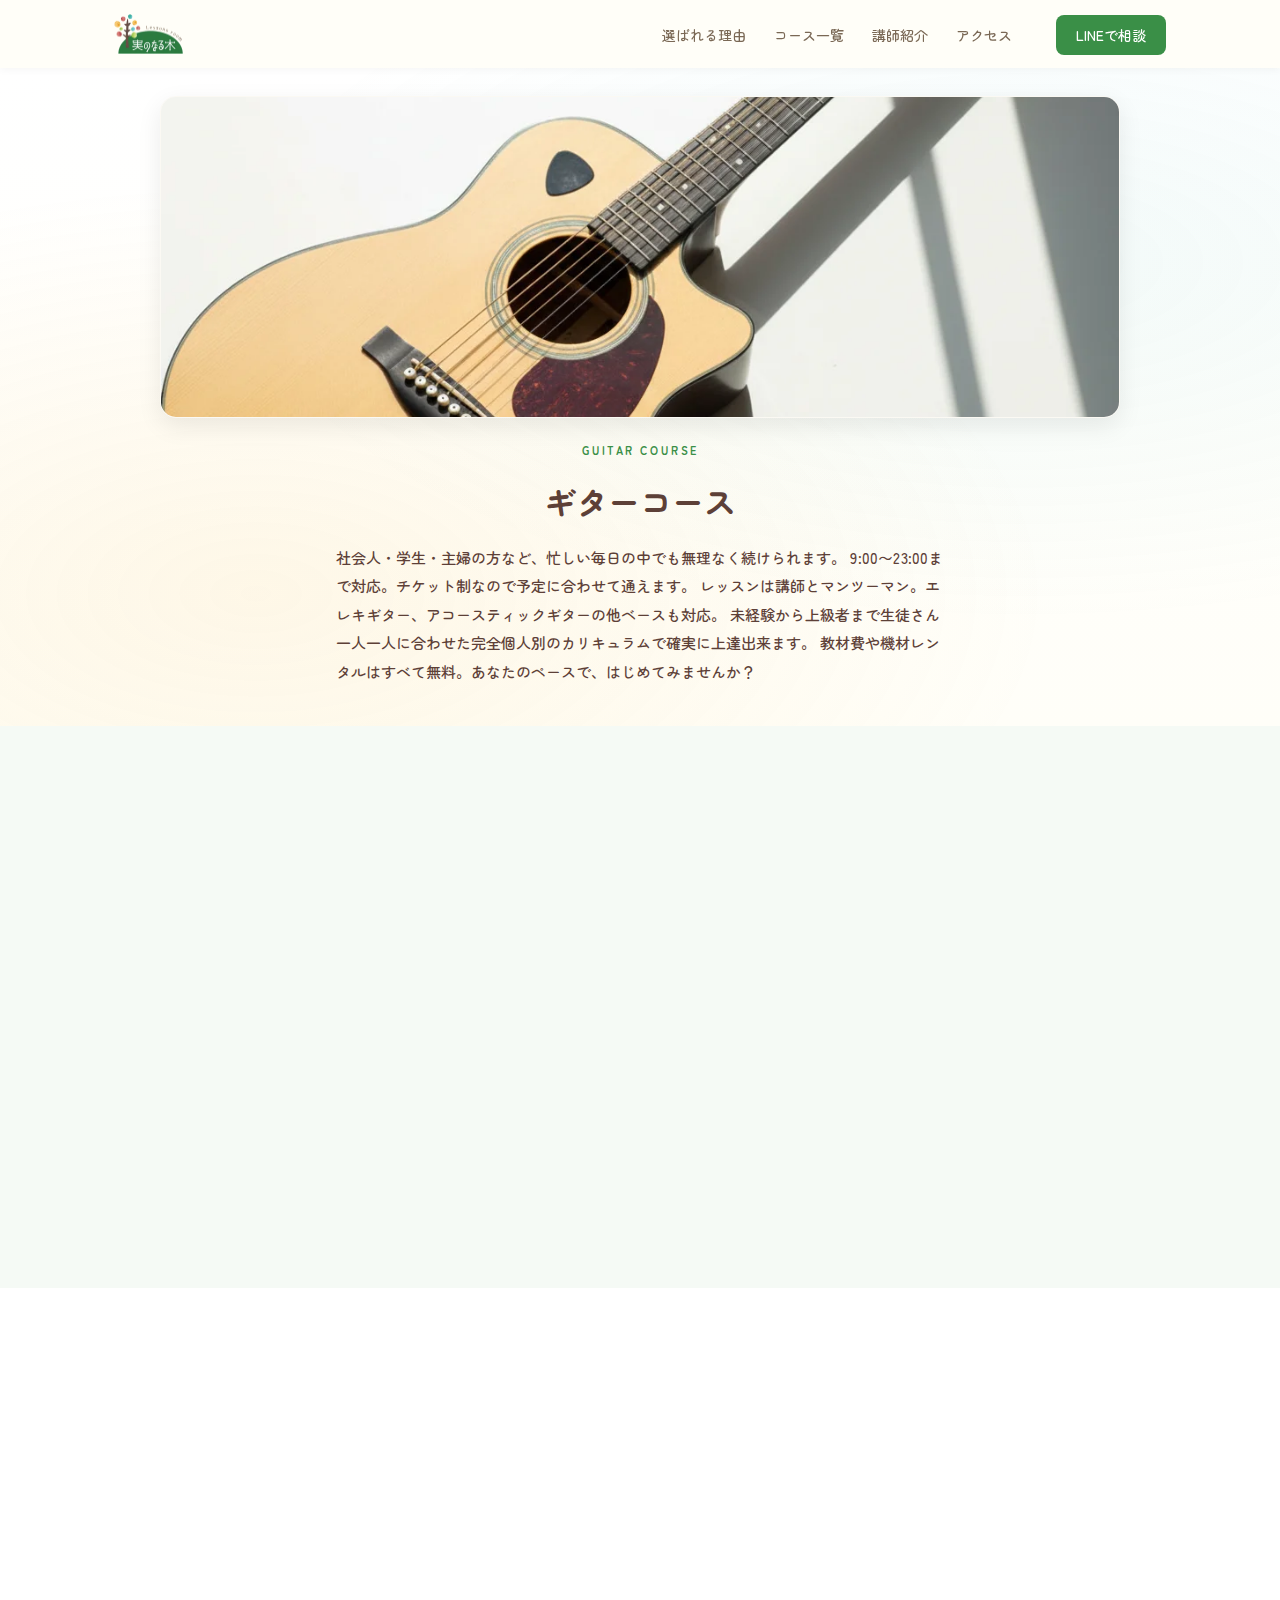
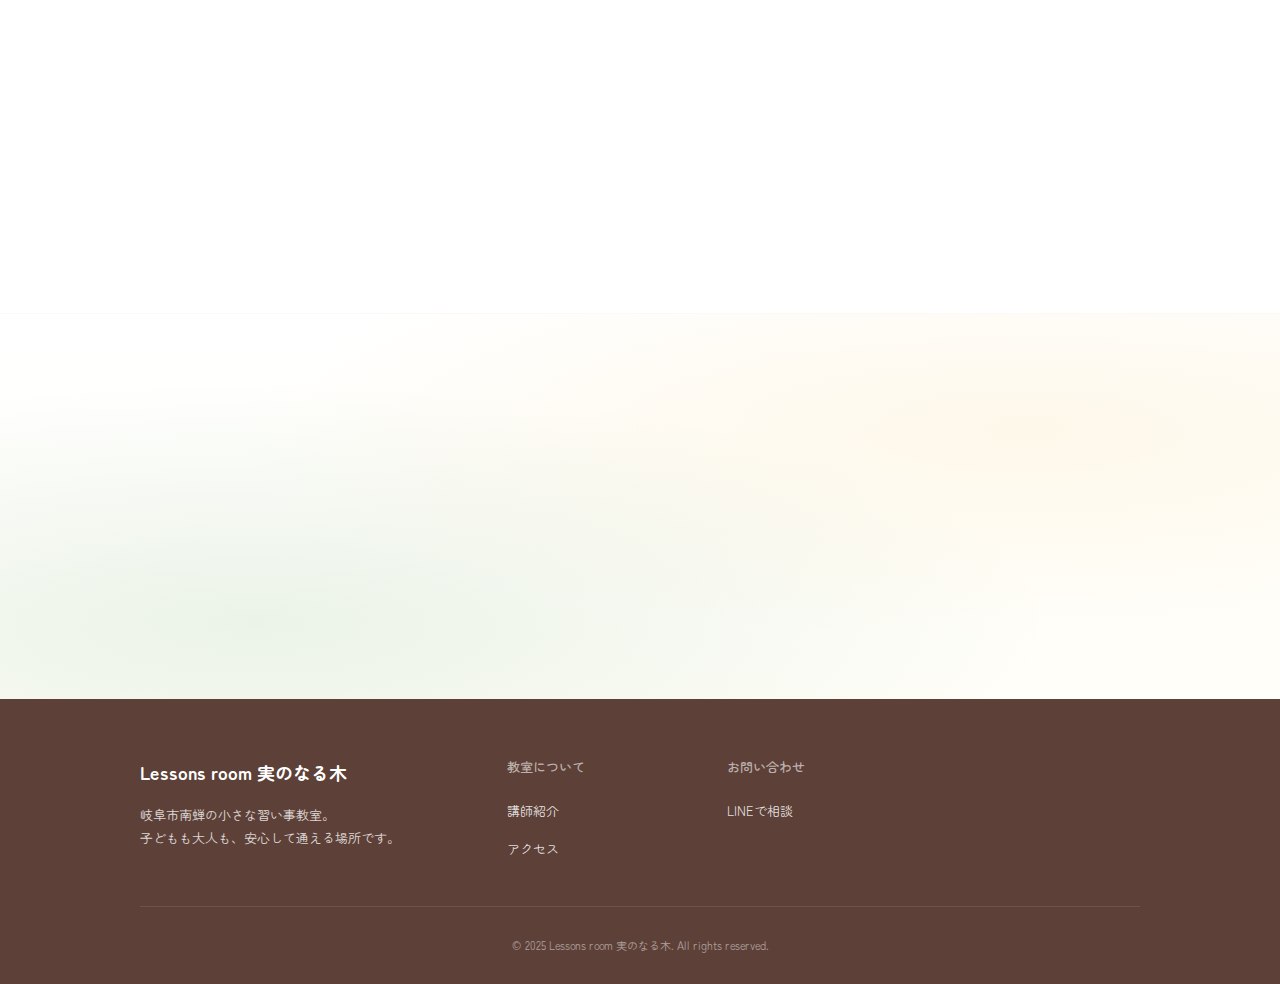
<file: guitar.html>
<!DOCTYPE html>
<html lang="ja">

<head>
  <meta charset="UTF-8" />
  <meta name="viewport" content="width=device-width, initial-scale=1.0" />
  <title>ギターコース | Lessons room 実のなる木</title>

  <!-- ===== Basic SEO ===== -->
  <meta name="description"
    content="岐阜市の習い事教室「Lessons room 実のなる木」ギターコース。9:00〜23:00対応で通いやすいチケット制。マンツーマンで未経験〜上級まで個別カリキュラム。教材費・機材レンタル無料です。">
  <meta name="robots" content="index,follow">
  <link rel="canonical" href="https://minonaruki.com/guitar.html">

  <!-- ===== OGP (SNS表示) ===== -->
  <meta property="og:site_name" content="Lessons room 実のなる木">
  <meta property="og:locale" content="ja_JP">
  <meta property="og:type" content="article">
  <meta property="og:title" content="ギターコース | Lessons room 実のなる木">
  <meta property="og:description" content="9:00〜23:00対応、チケット制で通いやすい。マンツーマンで未経験〜上級まで、一人ひとりに合わせてレッスンします。">
  <meta property="og:url" content="https://minonaruki.com/guitar.html">
  <meta property="og:image" content="https://minonaruki.com/images/ogp/ogp-home.jpg">

  <!-- ===== Twitter ===== -->
  <meta name="twitter:card" content="summary_large_image">

  <!-- ===== UI / Icon ===== -->
  <meta name="theme-color" content="#2f6b4f">

  <!-- 追加する2行 -->
  <link rel="preconnect" href="https://fonts.googleapis.com">
  <link rel="preconnect" href="https://fonts.gstatic.com" crossorigin>
  <link href="https://fonts.googleapis.com/css2?family=Zen+Maru+Gothic:wght@400;500;700&display=swap" rel="stylesheet">

  <!-- 既存の世界観（style.css）はそのまま利用：変更しない -->
  <link rel="stylesheet" href="style.css">
  <!-- コースページ専用CSS（共通） -->
  <link rel="stylesheet" href="course.css">
</head>

<body class="course-page guitar-page">

  <nav>
    <div class="nav-container">
      <a href="index.html#top" class="nav-logo" aria-label="トップへ戻る">
        <img src="logo_header.webp" alt="Lessons room 実のなる木">
      </a>

      <input type="checkbox" id="nav-toggle" class="nav-toggle" aria-label="メニューを開閉">
      <label for="nav-toggle" class="nav-burger" aria-hidden="true">
        <span></span>
        <span></span>
        <span></span>
      </label>

      <ul class="nav-menu">
        <li><a href="index.html#features">選ばれる理由</a></li>
        <li><a href="index.html#courses">コース一覧</a></li>
        <li><a href="index.html#teachers">講師紹介</a></li>
        <li><a href="index.html#access">アクセス</a></li>
        <li>
          <a class="nav-cta" href="https://lin.ee/QaF0yZy" target="_blank" rel="noopener noreferrer">
            LINEで相談
          </a>
        </li>
      </ul>

      <ul class="nav-drawer">
        <li><a href="index.html#features">選ばれる理由</a></li>
        <li><a href="index.html#courses">コース一覧</a></li>
        <li><a href="index.html#teachers">講師紹介</a></li>
        <li><a href="index.html#access">アクセス</a></li>
        <li>
          <a class="nav-cta" href="https://lin.ee/QaF0yZy" target="_blank" rel="noopener noreferrer">
            LINEで相談
          </a>
        </li>
      </ul>
    </div>
  </nav>

  <script>
    (function () {
      const toggle = document.getElementById('nav-toggle');
      const drawer = document.querySelector('.nav-drawer');
      const burger = document.querySelector('.nav-burger');

      if (!toggle || !drawer || !burger) return;

      burger.addEventListener('click', function (e) {
        e.preventDefault();
        e.stopPropagation();
        toggle.checked = !toggle.checked;
      });

      drawer.addEventListener('click', function (e) {
        const link = e.target.closest('a');
        if (!link) return;
        toggle.checked = false;
      });

      document.addEventListener('click', function (e) {
        if (!toggle.checked) return;

        const clickedInsideDrawer = drawer.contains(e.target);
        const clickedBurger = burger.contains(e.target);

        if (!clickedInsideDrawer && !clickedBurger) {
          toggle.checked = false;
        }
      });

      window.addEventListener('resize', function () {
        if (window.innerWidth > 900) {
          toggle.checked = false;
        }
      });
    })();
  </script>

  <main class="course-main">

    <!-- ヒーロー -->
    <header class="course-hero" id="top">
      <div class="course-container course-hero-inner reveal">

        <div class="course-hero-text">
          <p class="section-label">Guitar Course</p>
          <h1 class="course-hero-title">ギターコース</h1>

          <div class="course-hero-prose">
            <p>社会人・学生・主婦の方など、忙しい毎日の中でも無理なく続けられます。
              9:00〜23:00まで対応。チケット制なので予定に合わせて通えます。
              レッスンは講師とマンツーマン。エレキギター、アコースティックギターの他ベースも対応。
              未経験から上級者まで生徒さん一人一人に合わせた完全個人別のカリキュラムで確実に上達出来ます。
              教材費や機材レンタルはすべて無料。あなたのペースで、はじめてみませんか？</p>
          </div>
        </div>

        <div class="course-hero-media" aria-label="ギターコースのイメージ">
          <figure class="hero-figure">
            <img src="guitar_course.png" alt="ギターコースのイメージ" class="hero-image">
          </figure>
        </div>

      </div>
    </header>

    <!-- 料金・時間（チケット制） -->
    <section class="course-section course-section-alt" id="price">
      <div class="course-container reveal">
        <div class="course-section-header">
          <p class="section-label">Overview</p>
          <h2 class="section-title">料金・時間</h2>
        </div>

        <!-- PC/タブレット：比較テーブル -->
        <div class="course-table-wrap course-only-desktop" role="region" aria-label="料金・時間の表" tabindex="0">
          <table class="course-table">
            <thead>
              <tr>
                <th class="course-table-corner">項目</th>
                <th class="course-table-col">個人（マンツーマン）</th>
                <th class="course-table-col">ペア（2名）</th>
              </tr>
            </thead>

            <tbody>
              <tr>
                <th class="course-table-rowhead">レッスン料金</th>
                <td>
                  <div class="cell-main">チケット制：30分 2,000円</div>
                  <div class="cell-note">※月謝制ではありません。都合の良いタイミングで通えます。</div>
                </td>
                <td>
                  <div class="cell-main">チケット制：30分 3,000円</div>
                  <div class="cell-note">※ペアレッスンをご希望の方はご相談ください。</div>
                </td>
              </tr>

              <!-- ★②：ここを改善 -->
              <tr>
                <th class="course-table-rowhead">回数券</th>
                <td>
                  <div class="cell-main">回数券（8回）：15,000円</div>
                  <div class="cell-body">まとめて購入すると、1,000円お得になります</div>
                </td>
                <td>
                  <div class="cell-main">回数券（7回）：20,000円</div>
                  <div class="cell-body">まとめて購入すると、1,000円お得になります</div>
                </td>
              </tr>

              <tr>
                <th class="course-table-rowhead">レッスン時間</th>
                <td>
                  <div class="cell-main">9:00〜23:00</div>
                  <div class="cell-note">※ご都合に合わせて時間を調整できます。詳細はお問い合わせください。</div>
                </td>
                <td>
                  <div class="cell-main">9:00〜23:00</div>
                  <div class="cell-note">※ご都合に合わせて時間を調整できます。詳細はお問い合わせください。</div>
                </td>
              </tr>
            </tbody>
          </table>
        </div>

        <!-- スマホ：縦カード（個人 / ペア） -->
        <div class="course-overview-mobile course-only-mobile" aria-label="料金・時間（スマホ表示）">

          <article class="overview-card">
            <h3 class="overview-title">個人（マンツーマン）</h3>
            <dl class="overview-dl">
              <div class="overview-row">
                <dt>レッスン料金</dt>
                <dd>
                  <div class="cell-main">チケット制：30分 2,000円</div>
                  <div class="cell-note">※月謝制ではありません。都合の良いタイミングで通えます。</div>
                </dd>
              </div>

              <!-- ★②：ここを改善 -->
              <div class="overview-row">
                <dt>回数券</dt>
                <dd>
                  <div class="cell-main">回数券（8回）：15,000円</div>
                  <div class="cell-body">まとめて購入すると、1,000円お得になります</div>
                </dd>
              </div>

              <div class="overview-row">
                <dt>レッスン時間</dt>
                <dd>
                  <div class="cell-main">9:00〜23:00</div>
                  <div class="cell-note">※ご都合に合わせて時間を調整できます。詳細はお問い合わせください。</div>
                </dd>
              </div>
            </dl>
          </article>

          <article class="overview-card">
            <h3 class="overview-title">ペア（2名）</h3>
            <dl class="overview-dl">
              <div class="overview-row">
                <dt>レッスン料金</dt>
                <dd>
                  <div class="cell-main">チケット制：30分 3,000円</div>
                  <div class="cell-note">※ペアレッスンをご希望の方はご相談ください。</div>
                </dd>
              </div>

              <!-- ★②：ここを改善 -->
              <div class="overview-row">
                <dt>回数券</dt>
                <dd>
                  <div class="cell-main">回数券（7回）：20,000円</div>
                  <div class="cell-body">まとめて購入すると、1,000円お得になります</div>
                </dd>
              </div>

              <div class="overview-row">
                <dt>レッスン時間</dt>
                <dd>
                  <div class="cell-main">9:00〜23:00</div>
                  <div class="cell-note">※ご都合に合わせて時間を調整できます。詳細はお問い合わせください。</div>
                </dd>
              </div>
            </dl>
          </article>

        </div>
      </div>
    </section>

    <!-- 相場比較表 -->
    <section class="course-section" id="compare">
      <div class="course-container reveal">
        <div class="course-section-header">
          <p class="section-label">Comparison</p>
          <h2 class="section-title">他教室との相場比較</h2>
        </div>

        <!-- ★ 外枠（フェード固定用） -->
        <div class="course-table-frame">
          <!-- ★ 内側（横スクロール担当） -->
          <div class="course-table-wrap" role="region" aria-label="他教室との相場比較表（横にスクロールできます）" tabindex="0">
            <table class="course-table course-table--compare">
              <thead>
                <tr>
                  <th class="course-table-corner">項目</th>
                  <th class="course-table-col">当教室</th>
                  <th class="course-table-col">他教室相場</th>
                </tr>
              </thead>
              <tbody>
                <tr>
                  <th class="course-table-rowhead">初期費用 (入会金等)</th>
                  <td>
                    <div class="cell-main">0円 (一切かかりません)</div>
                  </td>
                  <td>
                    <div class="cell-main">別途必要 (数千円〜)</div>
                  </td>
                </tr>
                <tr>
                  <th class="course-table-rowhead">レッスン料 (30分)</th>
                  <td>
                    <div class="cell-main">2,000円</div>
                  </td>
                  <td>
                    <div class="cell-main">2,500円〜4,000円</div>
                  </td>
                </tr>
                <tr>
                  <th class="course-table-rowhead">月謝の縛り</th>
                  <td>
                    <div class="cell-main">なし (都度払いで安心)</div>
                  </td>
                  <td>
                    <div class="cell-main">あり (毎月固定)</div>
                  </td>
                </tr>
                <tr>
                  <th class="course-table-rowhead">教材費</th>
                  <td>
                    <div class="cell-main">すべて無料</div>
                  </td>
                  <td>
                    <div class="cell-main">別途必要 (数千円〜)</div>
                  </td>
                </tr>
                <tr>
                  <th class="course-table-rowhead">振替の可否</th>
                  <td>
                    <div class="cell-main">◯ 柔軟に対応</div>
                  </td>
                  <td>
                    <div class="cell-main">△ 不可・制限あり</div>
                  </td>
                </tr>
                <tr>
                  <th class="course-table-rowhead">機材レンタル</th>
                  <td>
                    <div class="cell-main">◯ 無料</div>
                  </td>
                  <td>
                    <div class="cell-main">△ 有料レンタル</div>
                  </td>
                </tr>
              </tbody>
            </table>
          </div>
        </div>

        <p class="compare-note">
          ※上記は一般的な傾向です。詳細は教室や地域により異なる場合があります。
        </p>
      </div>
    </section>


    <!-- 下部CTA（ピアノと完全同型で流用） -->
    <section class="course-cta">
      <div class="course-container course-cta-inner reveal">
        <div class="course-cta-text">
          <p class="section-label">TRIAL</p>
          <h2 class="course-cta-title">
            まずはLINEで<br>
            相談してみませんか？</h2>
          <p class="course-cta-lead">
            無料体験レッスンのことや<br>
            お子さま・大人の通い方など、<br>
            気になることがあれば<br>
            何でもご相談ください。
          </p>
        </div>
        <div class="course-cta-actions">
          <a class="btn-primary" href="https://lin.ee/QaF0yZy" target="_blank" rel="noopener noreferrer">
            LINEで相談
          </a>
          <a href="index.html#courses" class="btn-secondary">コース一覧に戻る</a>
        </div>
      </div>
    </section>

  </main>

  <footer>
    <div class="footer-inner">
      <div class="footer-main">

        <div class="footer-brand">
          <h3>Lessons room 実のなる木</h3>
          <p>
            岐阜市南蝉の小さな習い事教室。<br>
            子どもも大人も、安心して通える場所です。
          </p>
        </div>

        <div class="footer-links">
          <div>
            <h4>教室について</h4>
            <ul>
              <li><a href="index.html#teachers">講師紹介</a></li>
              <li><a href="index.html#access">アクセス</a></li>
            </ul>
          </div>

          <div>
            <h4>お問い合わせ</h4>
            <ul>
              <li>
                <a href="https://lin.ee/QaF0yZy" target="_blank" rel="noopener noreferrer">
                  LINEで相談
                </a>
              </li>
            </ul>
          </div>
        </div>

      </div>

      <div class="footer-bottom">
        <p class="copyright">
          © 2025 Lessons room 実のなる木. All rights reserved.
        </p>
      </div>
    </div>
  </footer>

  <script src="reveal.js" defer></script>




  <script>
    (function () {
      const frame = document.querySelector("#compare .course-table-frame");
      const wrap = document.querySelector("#compare .course-table-frame .course-table-wrap");
      if (!frame || !wrap) return;

      function updateFade() {
        // “右端まで到達”判定（誤差吸収で +1）
        const atEnd = wrap.scrollLeft + wrap.clientWidth >= wrap.scrollWidth - 1;

        if (atEnd) {
          frame.classList.add("is-scroll-end");
        } else {
          frame.classList.remove("is-scroll-end");
        }
      }

      // 初期状態（読み込み直後）
      updateFade();

      // スクロール中に更新
      wrap.addEventListener("scroll", updateFade, { passive: true });

      // 画面回転・リサイズでも再判定
      window.addEventListener("resize", updateFade);
    })();
  </script>


</body>

</html>
</file>
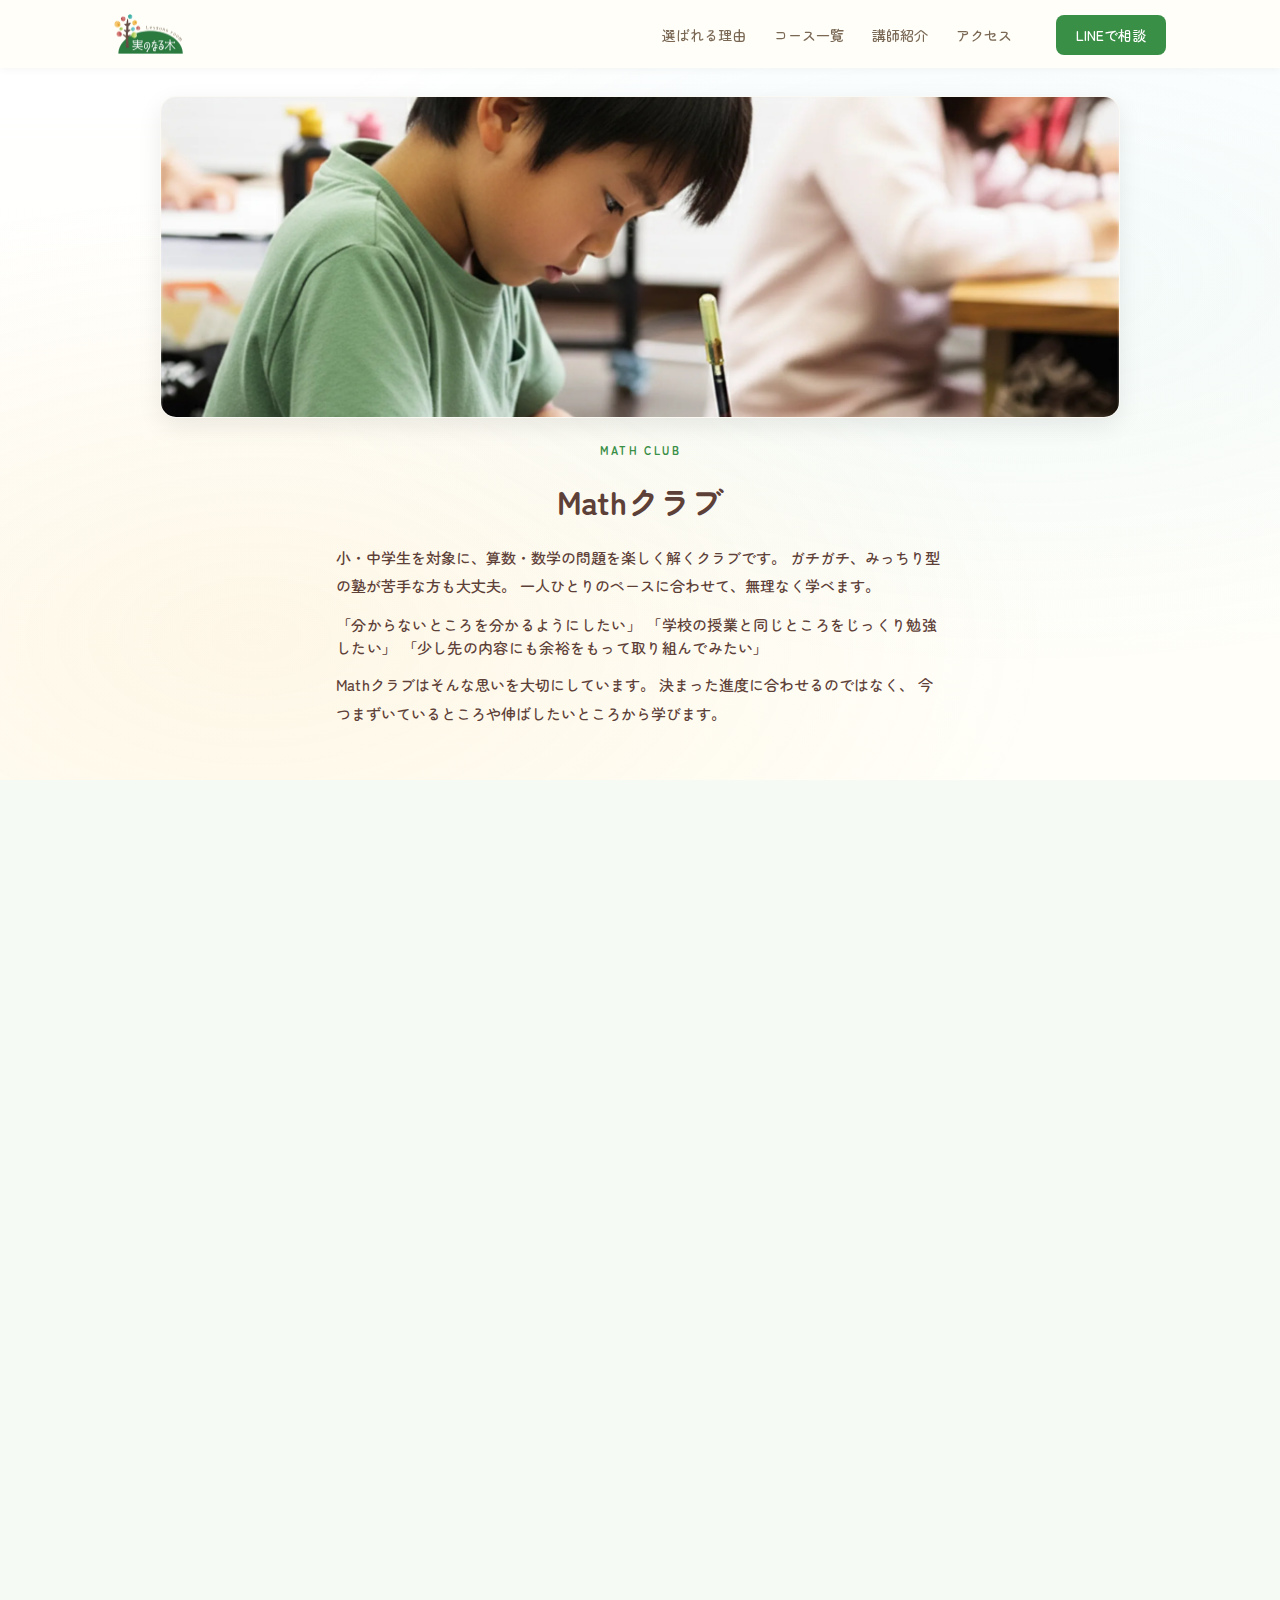
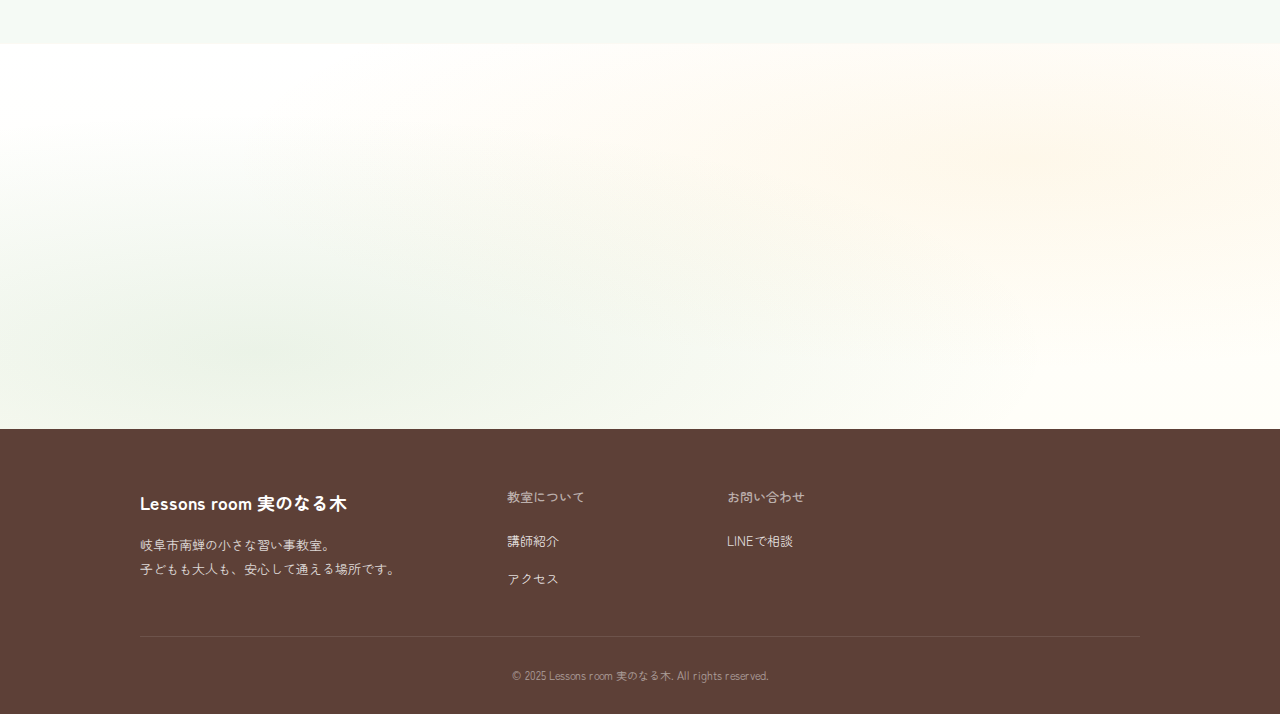
<file: math.html>
<!DOCTYPE html>
<html lang="ja">

<head>
  <meta charset="UTF-8" />
  <meta name="viewport" content="width=device-width, initial-scale=1.0" />
  <title>Mathクラブ | Lessons room 実のなる木</title>

  <!-- ===== Basic SEO ===== -->
  <meta name="description"
    content="岐阜市の習い事教室「Lessons room 実のなる木」Mathクラブ。小・中学生対象。ガチガチな塾が苦手でも大丈夫。つまずいている所や伸ばしたい所から、一人ひとりの理解に合わせて丁寧にサポートします。">
  <meta name="robots" content="index,follow">
  <link rel="canonical" href="https://minonaruki.com/math.html">

  <!-- ===== OGP (SNS表示) ===== -->
  <meta property="og:site_name" content="Lessons room 実のなる木">
  <meta property="og:locale" content="ja_JP">
  <meta property="og:type" content="article">
  <meta property="og:title" content="Mathクラブ | Lessons room 実のなる木">
  <meta property="og:description" content="小・中学生対象。つまずきや苦手をそのままにせず、一人ひとりの理解に合わせて楽しく学べます。">
  <meta property="og:url" content="https://minonaruki.com/math.html">
  <meta property="og:image" content="https://minonaruki.com/images/ogp/ogp-home.jpg">

  <!-- ===== Twitter ===== -->
  <meta name="twitter:card" content="summary_large_image">

  <!-- ===== UI / Icon ===== -->
  <meta name="theme-color" content="#2f6b4f">
  <!-- 追加する2行 -->
  <link rel="preconnect" href="https://fonts.googleapis.com">
  <link rel="preconnect" href="https://fonts.gstatic.com" crossorigin>
  <link href="https://fonts.googleapis.com/css2?family=Zen+Maru+Gothic:wght@400;500;700&display=swap" rel="stylesheet">

  <!-- 既存の世界観（style.css）はそのまま利用：変更しない -->
  <link rel="stylesheet" href="style.css">
  <!-- コースページ専用CSS（共通） -->
  <link rel="stylesheet" href="course.css">
</head>

<body class="course-page math-page">

  <nav>
    <div class="nav-container">
      <a href="index.html#top" class="nav-logo" aria-label="トップへ戻る">
        <img src="logo_header.webp" alt="Lessons room 実のなる木">
      </a>

      <input type="checkbox" id="nav-toggle" class="nav-toggle" aria-label="メニューを開閉">
      <label for="nav-toggle" class="nav-burger" aria-hidden="true">
        <span></span>
        <span></span>
        <span></span>
      </label>

      <ul class="nav-menu">
        <li><a href="index.html#features">選ばれる理由</a></li>
        <li><a href="index.html#courses">コース一覧</a></li>
        <li><a href="index.html#teachers">講師紹介</a></li>
        <li><a href="index.html#access">アクセス</a></li>
        <li>
          <a class="nav-cta" href="https://lin.ee/QaF0yZy" target="_blank" rel="noopener noreferrer">
            LINEで相談
          </a>
        </li>
      </ul>

      <ul class="nav-drawer">
        <li><a href="index.html#features">選ばれる理由</a></li>
        <li><a href="index.html#courses">コース一覧</a></li>
        <li><a href="index.html#teachers">講師紹介</a></li>
        <li><a href="index.html#access">アクセス</a></li>
        <li>
          <a class="nav-cta" href="https://lin.ee/QaF0yZy" target="_blank" rel="noopener noreferrer">
            LINEで相談
          </a>
        </li>
      </ul>
    </div>
  </nav>

  <script>
    (function () {
      const toggle = document.getElementById('nav-toggle');
      const drawer = document.querySelector('.nav-drawer');
      const burger = document.querySelector('.nav-burger');

      if (!toggle || !drawer || !burger) return;

      burger.addEventListener('click', function (e) {
        e.preventDefault();
        e.stopPropagation();
        toggle.checked = !toggle.checked;
      });

      drawer.addEventListener('click', function (e) {
        const link = e.target.closest('a');
        if (!link) return;
        toggle.checked = false;
      });

      document.addEventListener('click', function (e) {
        if (!toggle.checked) return;

        const clickedInsideDrawer = drawer.contains(e.target);
        const clickedBurger = burger.contains(e.target);

        if (!clickedInsideDrawer && !clickedBurger) {
          toggle.checked = false;
        }
      });

      window.addEventListener('resize', function () {
        if (window.innerWidth > 900) {
          toggle.checked = false;
        }
      });
    })();
  </script>

  <main class="course-main">

    <!-- ヒーロー -->
    <header class="course-hero" id="top">
      <div class="course-container course-hero-inner reveal">

        <div class="course-hero-media" aria-label="Mathクラブのイメージ">
          <figure class="hero-figure">
            <img src="math_course.webp" alt="Mathクラブのイメージ" class="hero-image">
          </figure>
        </div>

        <div class="course-hero-text">
          <p class="section-label">Math Club</p>
          <h1 class="course-hero-title">Mathクラブ</h1>

          <div class="course-hero-prose">
            <p class="math-lead">
              小・中学生を対象に、算数・数学の問題を楽しく解くクラブです。<br>
              ガチガチ、みっちり型の塾が苦手な方も大丈夫。<br>
              一人ひとりのペースに合わせて、無理なく学べます。
            </p>

            <p class="math-thoughts">
              「分からないところを分かるようにしたい」<br>
              「学校の授業と同じところをじっくり勉強したい」<br>
              「少し先の内容にも余裕をもって取り組んでみたい」
            </p>

            <p>
              Mathクラブはそんな思いを大切にしています。<br>
              決まった進度に合わせるのではなく、<br>
              今つまずいているところや伸ばしたいところから学びます。
            </p>
          </div>
        </div>
      </div>
    </header>

    <!-- 料金・時間 -->
    <section class="course-section course-section-alt" id="price">
      <div class="course-container reveal">
        <div class="course-section-header">
          <p class="section-label">Overview</p>
          <h2 class="section-title">料金・時間</h2>
        </div>

        <!-- PC：2列テーブル（項目 / 内容） -->
        <div class="course-table-wrap course-only-desktop" role="region" aria-label="料金・時間の表" tabindex="0">
          <table class="course-table course-table--two-col">
            <thead>
              <tr>
                <th class="course-table-corner">項目</th>
                <th>内容</th>
              </tr>
            </thead>

            <tbody>
              <tr>
                <th class="course-table-rowhead">対象</th>
                <td>
                  <div class="cell-main">小学生・中学生</div>
                </td>
              </tr>

              <tr>
                <th class="course-table-rowhead">活動日</th>
                <td>
                  <div class="cell-main">（月）〜（木）19:00〜 ／ （水）15:30〜</div>
                </td>
              </tr>

              <tr>
                <th class="course-table-rowhead">料金</th>
                <td>
                  <div class="cell-main">チケット制（学習時間に応じて選べます）</div>
                  <div class="cell-body">
                    ※チケットを10枚まとめてご購入いただくと、1枚おまけでついてきます。
                  </div>

                  <div class="math-ticket-grid" aria-label="チケット料金">
                    <div class="math-ticket-item"><span>30分</span><span>600円</span></div>
                    <div class="math-ticket-item"><span>40分</span><span>700円</span></div>
                    <div class="math-ticket-item"><span>50分</span><span>800円</span></div>
                    <div class="math-ticket-item"><span>60分</span><span>900円</span></div>
                    <div class="math-ticket-item"><span>70分</span><span>1,000円</span></div>
                  </div>

                  <div class="cell-note">※通常は少人数制でレッスンを行っています。</div>
                  <div class="cell-note">※マンツーマンをご希望の場合は、チケットを2枚使用します。</div>
                </td>
              </tr>

              <tr>
                <th class="course-table-rowhead">学習内容</th>
                <td>
                  <div class="cell-main">プリント教材＋学校教材の質問対応</div>
                  <div class="cell-body">
                    一人ひとりの要望に応えるプリント教材を使用します。<br>
                    学校教材・プリントの質問にも対応します。
                  </div>
                </td>
              </tr>

            </tbody>
          </table>
        </div>

        <!-- スマホ：縦カード（項目列デザイン維持） -->
        <div class="course-overview-mobile course-only-mobile" aria-label="料金・時間（スマホ表示）">
          <article class="overview-card">
            <h3 class="overview-title">Mathクラブ</h3>
            <dl class="overview-dl">
              <div class="overview-row">
                <dt>対象</dt>
                <dd>
                  <div class="cell-main">小学生・中学生</div>
                </dd>
              </div>

              <div class="overview-row">
                <dt>活動日</dt>
                <dd>
                  <div class="cell-main">（月）〜（木）19:00〜 ／ （水）15:30〜</div>
                </dd>
              </div>

              <div class="overview-row">
                <dt>料金</dt>
                <dd>
                  <div class="cell-main">チケット制（学習時間に応じて選べます）</div>
                  <div class="cell-body">
                    ※チケットを10枚まとめてご購入いただくと、1枚おまけでついてきます。
                  </div>

                  <div class="math-ticket-grid" aria-label="チケット料金">
                    <div class="math-ticket-item"><span>30分</span><span>600円</span></div>
                    <div class="math-ticket-item"><span>40分</span><span>700円</span></div>
                    <div class="math-ticket-item"><span>50分</span><span>800円</span></div>
                    <div class="math-ticket-item"><span>60分</span><span>900円</span></div>
                    <div class="math-ticket-item"><span>70分</span><span>1,000円</span></div>
                  </div>

                  <div class="cell-note">※通常は少人数制でレッスンを行っています。</div>
                  <div class="cell-note">※マンツーマンをご希望の場合は、チケットを2枚使用します。</div>
                </dd>
              </div>

              <div class="overview-row">
                <dt>学習内容</dt>
                <dd>
                  <div class="cell-main">プリント教材＋学校教材の質問対応</div>
                  <div class="cell-body">
                    一人ひとりの要望に応えるプリント教材を使用します。<br>
                    学校教材・プリントの質問にも対応します。
                  </div>
                </dd>
              </div>
            </dl>
          </article>
        </div>

      </div>
    </section>

    <!-- 下部CTA（共通流用） -->
    <section class="course-cta">
      <div class="course-container course-cta-inner reveal">
        <div class="course-cta-text">
          <p class="section-label">TRIAL</p>
          <h2 class="course-cta-title">まずはLINEで<br>相談してみませんか？</h2>
          <p class="course-cta-lead">
            無料体験レッスンのことや<br>
            お子さま・大人の通い方など、<br>
            気になることがあれば<br>
            何でもご相談ください。
          </p>
        </div>
        <div class="course-cta-actions">
          <a class="btn-primary" href="https://lin.ee/QaF0yZy" target="_blank" rel="noopener noreferrer">
            LINEで相談
          </a>
          <a href="index.html#courses" class="btn-secondary">コース一覧に戻る</a>
        </div>
      </div>
    </section>

  </main>

  <footer>
    <div class="footer-inner">
      <div class="footer-main">

        <div class="footer-brand">
          <h3>Lessons room 実のなる木</h3>
          <p>
            岐阜市南蝉の小さな習い事教室。<br>
            子どもも大人も、安心して通える場所です。
          </p>
        </div>

        <div class="footer-links">
          <div>
            <h4>教室について</h4>
            <ul>
              <li><a href="index.html#teachers">講師紹介</a></li>
              <li><a href="index.html#access">アクセス</a></li>
            </ul>
          </div>

          <div>
            <h4>お問い合わせ</h4>
            <ul>
              <li>
                <a href="https://lin.ee/QaF0yZy" target="_blank" rel="noopener noreferrer">
                  LINEで相談
                </a>
              </li>
            </ul>
          </div>
        </div>

      </div>

      <div class="footer-bottom">
        <p class="copyright">
          © 2025 Lessons room 実のなる木. All rights reserved.
        </p>
      </div>
    </div>
  </footer>
  <script src="reveal.js" defer></script>
</body>

</html>
</file>
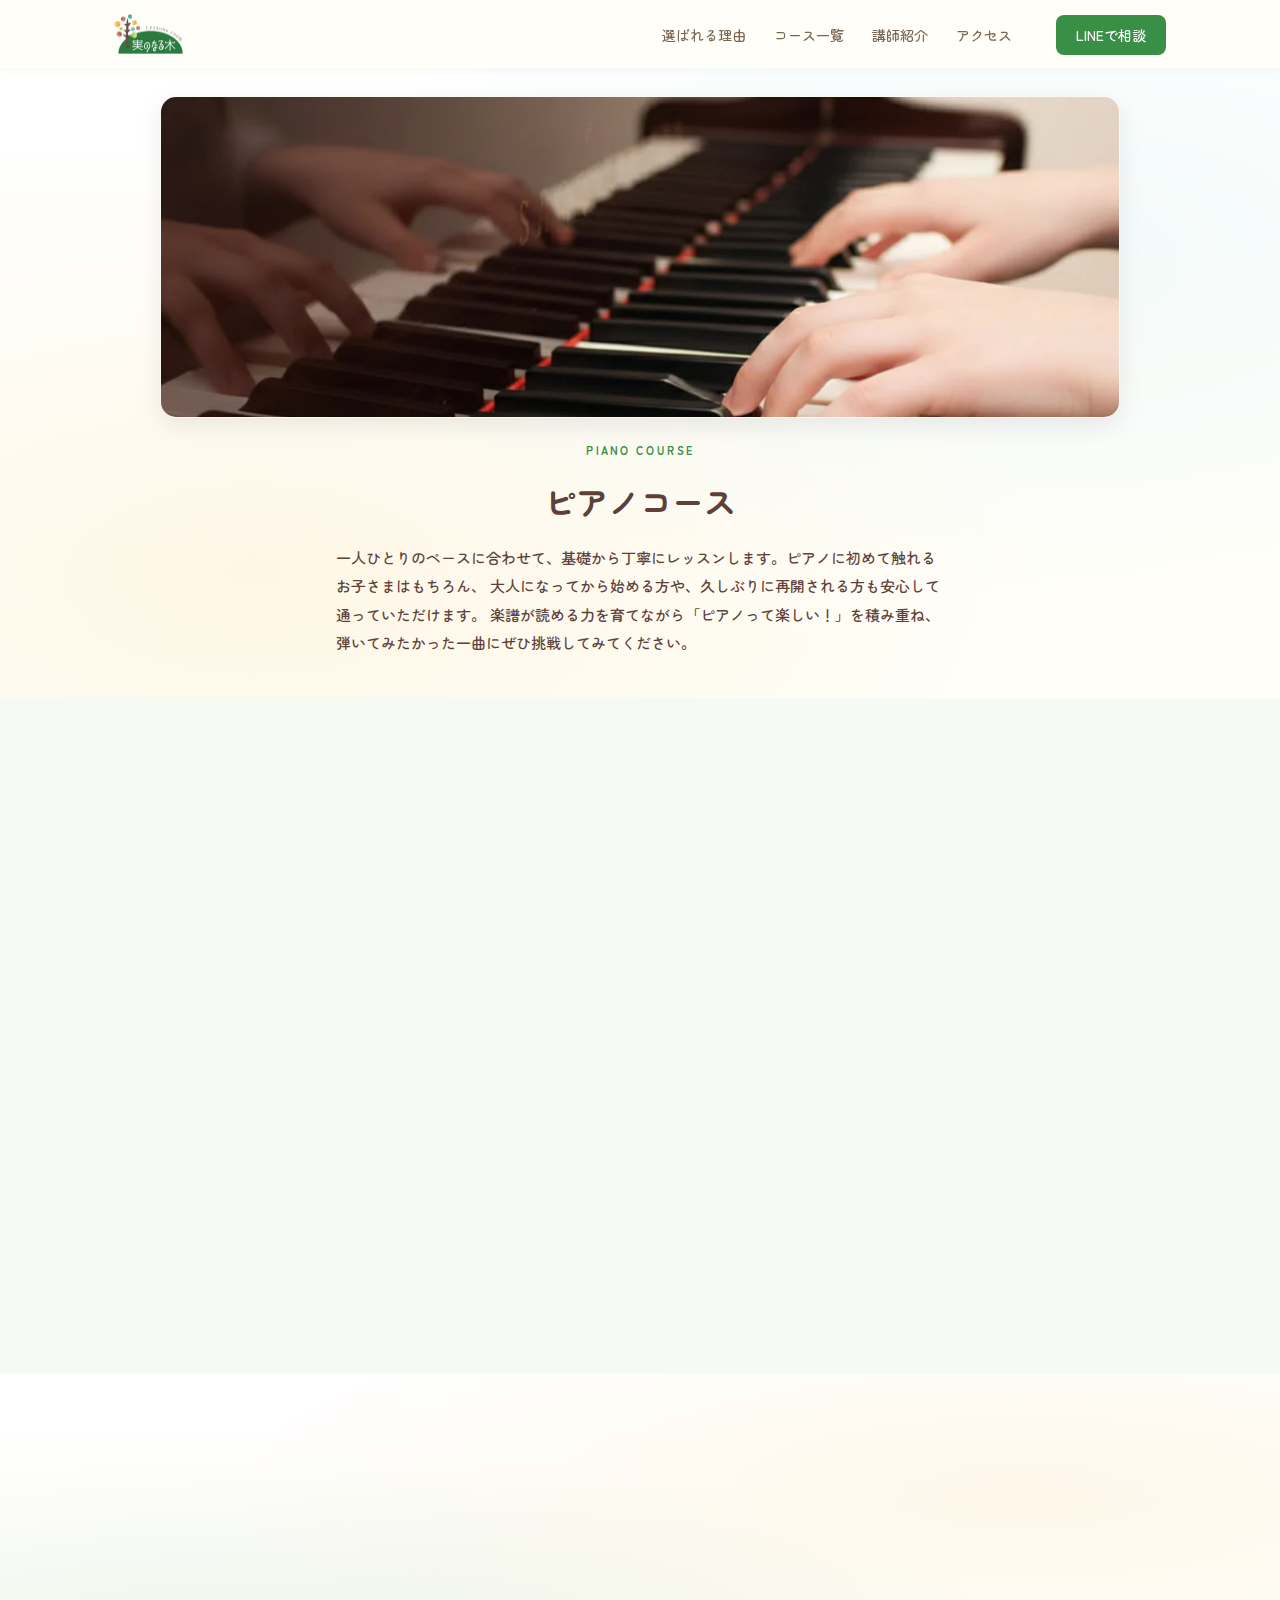
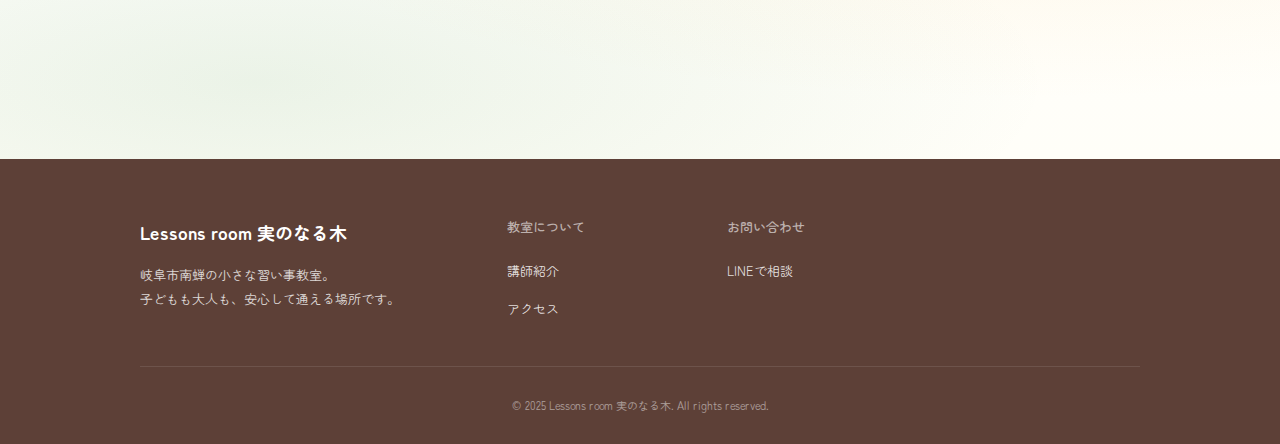
<file: piano.html>
<!DOCTYPE html>
<html lang="ja">

<head>
  <meta charset="UTF-8" />
  <meta name="viewport" content="width=device-width, initial-scale=1.0" />
  <title>ピアノコース | Lessons room 実のなる木</title>

  <!-- ===== Basic SEO ===== -->
  <meta name="description"
    content="岐阜市の習い事教室「Lessons room 実のなる木」ピアノコース。はじめてピアノに触れるお子さまから、大人の初心者・久しぶりに再開される方まで。一人ひとりのペースに合わせて基礎から丁寧にレッスンします。">
  <meta name="robots" content="index,follow">
  <link rel="canonical" href="https://minonaruki.com/piano.html">

  <!-- ===== OGP (SNS表示) ===== -->
  <meta property="og:site_name" content="Lessons room 実のなる木">
  <meta property="og:locale" content="ja_JP">
  <meta property="og:type" content="article">
  <meta property="og:title" content="ピアノコース | Lessons room 実のなる木">
  <meta property="og:description" content="子どもも大人も、一人ひとりのペースで基礎から丁寧に。ピアノを「楽しい」と感じる時間を大切にしています。">
  <meta property="og:url" content="https://minonaruki.com/piano.html">
  <meta property="og:image" content="https://minonaruki.com/images/ogp/ogp-home.jpg">

  <!-- ===== Twitter ===== -->
  <meta name="twitter:card" content="summary_large_image">

  <!-- ===== UI / Icon ===== -->
  <meta name="theme-color" content="#2f6b4f">

  <!-- 追加する2行 -->
  <link rel="preconnect" href="https://fonts.googleapis.com">
  <link rel="preconnect" href="https://fonts.gstatic.com" crossorigin>
  <link href="https://fonts.googleapis.com/css2?family=Zen+Maru+Gothic:wght@400;500;700&display=swap" rel="stylesheet">

  <!-- 既存の世界観（style.css）はそのまま利用：変更しない -->
  <link rel="stylesheet" href="style.css">

  <!-- コースページ専用CSS：追加・上書きはここだけ -->
  <link rel="stylesheet" href="course.css">
</head>


<body class="course-page">

  <nav>
    <div class="nav-container">
      <a href="index.html#top" class="nav-logo" aria-label="トップへ戻る">
        <img src="logo_header.webp" alt="Lessons room 実のなる木">
      </a>

      <input type="checkbox" id="nav-toggle" class="nav-toggle" aria-label="メニューを開閉">
      <label for="nav-toggle" class="nav-burger" aria-hidden="true">
        <span></span>
        <span></span>
        <span></span>
      </label>

      <ul class="nav-menu">
        <li><a href="index.html#features">選ばれる理由</a></li>
        <li><a href="index.html#courses">コース一覧</a></li>
        <li><a href="index.html#teachers">講師紹介</a></li>
        <li><a href="index.html#access">アクセス</a></li>
        <li><a class="nav-cta" href="https://lin.ee/QaF0yZy" target="_blank" rel="noopener noreferrer">
            LINEで相談
          </a></li>
      </ul>

      <ul class="nav-drawer">
        <li><a href="index.html#features">選ばれる理由</a></li>
        <li><a href="index.html#courses">コース一覧</a></li>
        <li><a href="index.html#teachers">講師紹介</a></li>
        <li><a href="index.html#access">アクセス</a></li>
        <li><a class="nav-cta" href="https://lin.ee/QaF0yZy" target="_blank" rel="noopener noreferrer">
            LINEで相談
          </a></li>
      </ul>
    </div>
  </nav>

  <script>
    (function () {
      const toggle = document.getElementById('nav-toggle');
      const drawer = document.querySelector('.nav-drawer');
      const burger = document.querySelector('.nav-burger');

      if (!toggle || !drawer || !burger) return;

      burger.addEventListener('click', function (e) {
        e.preventDefault();
        e.stopPropagation();
        toggle.checked = !toggle.checked;
      });

      drawer.addEventListener('click', function (e) {
        const link = e.target.closest('a');
        if (!link) return;
        toggle.checked = false;
      });

      document.addEventListener('click', function (e) {
        if (!toggle.checked) return;

        const clickedInsideDrawer = drawer.contains(e.target);
        const clickedBurger = burger.contains(e.target);

        if (!clickedInsideDrawer && !clickedBurger) {
          toggle.checked = false;
        }
      });

      window.addEventListener('resize', function () {
        if (window.innerWidth > 900) {
          toggle.checked = false;
        }
      });
    })();
  </script>


  <main class="course-main">

    <!-- ヒーロー -->
    <header class="course-hero" id="top">
      <div class="course-container course-hero-inner reveal">
        <div class="course-hero-text">
          <p class="section-label">Piano Course</p>
          <h1 class="course-hero-title">ピアノコース</h1>

          <div class="course-hero-prose">
            <p>一人ひとりのペースに合わせて、基礎から丁寧にレッスンします。ピアノに初めて触れるお子さまはもちろん、
              大人になってから始める方や、久しぶりに再開される方も安心して通っていただけます。
              楽譜が読める力を育てながら「ピアノって楽しい！」を積み重ね、弾いてみたかった一曲にぜひ挑戦してみてください。</p>
            <!-- <p>楽譜が読める力を育てながら、<span class="sp-br"></span>「ピアノって楽しい」を積み重ねます。</p>
        <p>はじめての方も久しぶりの方も大丈夫。<span class="sp-br"></span>弾いてみたかった一曲に挑戦してみませんか。</p> -->
          </div>
        </div>

        <div class="course-hero-media" aria-label="ピアノコースのイメージ">
          <figure class="hero-figure">
            <img src="piano_course.png" alt="ピアノコースのイメージ" class="hero-image">
          </figure>
        </div>
      </div>
    </header>

    <!-- 料金・時間（PC: 表 / スマホ: 縦カード） -->
    <section class="course-section course-section-alt" id="price">
      <div class="course-container reveal">
        <div class="course-section-header">
          <p class="section-label">Overview</p>
          <h2 class="section-title">料金・時間</h2>
        </div>

        <!-- PC/タブレット：比較テーブル -->
        <div class="course-table-wrap course-only-desktop" role="region" aria-label="料金・時間の表" tabindex="0">
          <table class="course-table">
            <thead>
              <tr>
                <th class="course-table-corner">項目</th>
                <th class="course-table-col">子ども（定期レッスン）</th>
                <th class="course-table-col">大人（自由参加）</th>
              </tr>
            </thead>

            <tbody>
              <tr>
                <th class="course-table-rowhead">レッスン料金</th>
                <td>
                  <div class="cell-main">月謝制：5,500円</div>
                  <div class="cell-main">1レッスン30分</div>
                </td>
                <td>
                  <div class="cell-main">チケット制：1回 1,700円</div>
                  <div class="cell-main">1レッスン40分</div>
                  <div class="cell-bonus">
                    チケットを10枚同時に購入すると、1枚おまけがつきます。
                  </div>
                </td>
              </tr>

              <tr>
                <th class="course-table-rowhead">レッスン時間</th>
                <td>
                  <div class="cell-main">平日　15:30〜</div>
                  <div class="cell-main">土曜日　9:00〜</div>
                  <div class="cell-note">※対応可能な時間枠は別途ご確認ください。</div>
                </td>
                <td>
                  <!-- <div class="cell-main">平日　15:30〜</div> -->
                  <!-- <div class="cell-main">土曜日　9:00〜</div> -->
                  <div class="cell-main">※対応可能な時間枠は別途ご確認ください。</div>
                </td>
              </tr>

              <tr>
                <th class="course-table-rowhead">レッスン回数</th>
                <td>
                  <div class="cell-main">年間42回（振替レッスン３回まで可能）</div>
                  <div class="cell-note">※年間で回数調整を行うため、月ごとの回数は固定していません。</div>
                </td>
                <td>
                  <div class="cell-main">都度自由</div>
                  <div class="cell-note">※対応可能な時間枠は別途ご確認ください。</div>
                </td>
              </tr>
            </tbody>
          </table>
        </div>

        <!-- スマホ：縦カード（子ども / 大人） -->
        <div class="course-overview-mobile course-only-mobile" aria-label="料金・時間（スマホ表示）">

          <article class="overview-card">
            <h3 class="overview-title">子ども（定期レッスン）</h3>

            <dl class="overview-dl">
              <div class="overview-row">
                <dt>レッスン料金</dt>
                <dd>
                  <div class="cell-main">月謝制：5,500円</div>
                  <div class="cell-main">1レッスン30分</div>
                </dd>
              </div>

              <div class="overview-row">
                <dt>レッスン時間</dt>
                <dd>
                  <div class="cell-main">平日　15:30〜</div>
                  <div class="cell-main">土曜日　9:00〜</div>
                  <div class="cell-note">※対応可能な時間枠は別途ご確認ください。</div>
                </dd>
              </div>

              <div class="overview-row">
                <dt>レッスン回数</dt>
                <dd>
                  <div class="cell-main">年間42回（振替レッスン３回まで可能）</div>
                  <div class="cell-note">※年間で回数調整を行うため、月ごとの回数は固定していません。</div>
                </dd>
              </div>
            </dl>
          </article>

          <article class="overview-card">
            <h3 class="overview-title">大人（自由参加）</h3>

            <dl class="overview-dl">
              <div class="overview-row">
                <dt>レッスン料金</dt>
                <dd>
                  <div class="cell-main">チケット制：1回 1,700円</div>
                  <div class="cell-main">1レッスン40分</div>
                  <div class="cell-bonus">
                    チケットを10枚同時に購入すると、1枚おまけがつきます。
                  </div>
                </dd>
              </div>

              <div class="overview-row">
                <dt>レッスン時間</dt>
                <dd>
                  <!-- <div class="cell-main">平日　15:30〜</div> -->
                  <!-- <div class="cell-main">土曜日　9:00〜</div> -->
                  <div class="cell-main">※対応可能な時間枠は別途ご確認ください。</div>
                </dd>
              </div>

              <div class="overview-row">
                <dt>レッスン回数</dt>
                <dd>
                  <div class="cell-main">都度自由</div>
                  <div class="cell-note">※対応可能な時間枠は別途ご確認ください。</div>
                </dd>
              </div>
            </dl>
          </article>

        </div>

        <div class="mini-note">
          <p>※料金・時間枠の詳細は、お気軽にお問い合わせください。</p>
        </div>
      </div>
    </section>

    <!-- 下部CTA -->
    <section class="course-cta">
      <div class="course-container course-cta-inner reveal">
        <div class="course-cta-text">
          <p class="section-label">CONTACT</p>
          <h2 class="course-cta-title">
            まずはLINEで<br>
            相談してみませんか？
          </h2>
          <p class="course-cta-lead">
            無料体験レッスンのことや<br>
            お子さま・大人の通い方など、<br>
            気になることがあれば<br>
            何でもご相談ください。
          </p>
        </div>
        <div class="course-cta-actions">
          <a class="btn-primary" href="https://lin.ee/QaF0yZy" target="_blank" rel="noopener noreferrer">
            LINEで相談
          </a>
          <a href="index.html#courses" class="btn-secondary">コース一覧に戻る</a>
        </div>
      </div>
    </section>


  </main>

  <footer>
    <div class="footer-inner">
      <div class="footer-main">

        <div class="footer-brand">
          <h3>Lessons room 実のなる木</h3>
          <p>
            岐阜市南蝉の小さな習い事教室。<br>
            子どもも大人も、安心して通える場所です。
          </p>
        </div>

        <div class="footer-links">
          <div>
            <h4>教室について</h4>
            <ul>
              <li><a href="index.html#teachers">講師紹介</a></li>
              <li><a href="index.html#access">アクセス</a></li>
            </ul>
          </div>

          <div>
            <h4>お問い合わせ</h4>
            <ul>
              <li><a href="https://lin.ee/QaF0yZy" target="_blank" rel="noopener noreferrer">
                  LINEで相談
                </a></li>
            </ul>
          </div>
        </div>

      </div>

      <div class="footer-bottom">
        <p class="copyright">
          © 2025 Lessons room 実のなる木. All rights reserved.
        </p>
      </div>
    </div>
  </footer>

  <script src="reveal.js" defer></script>

</body>

</html>
</file>
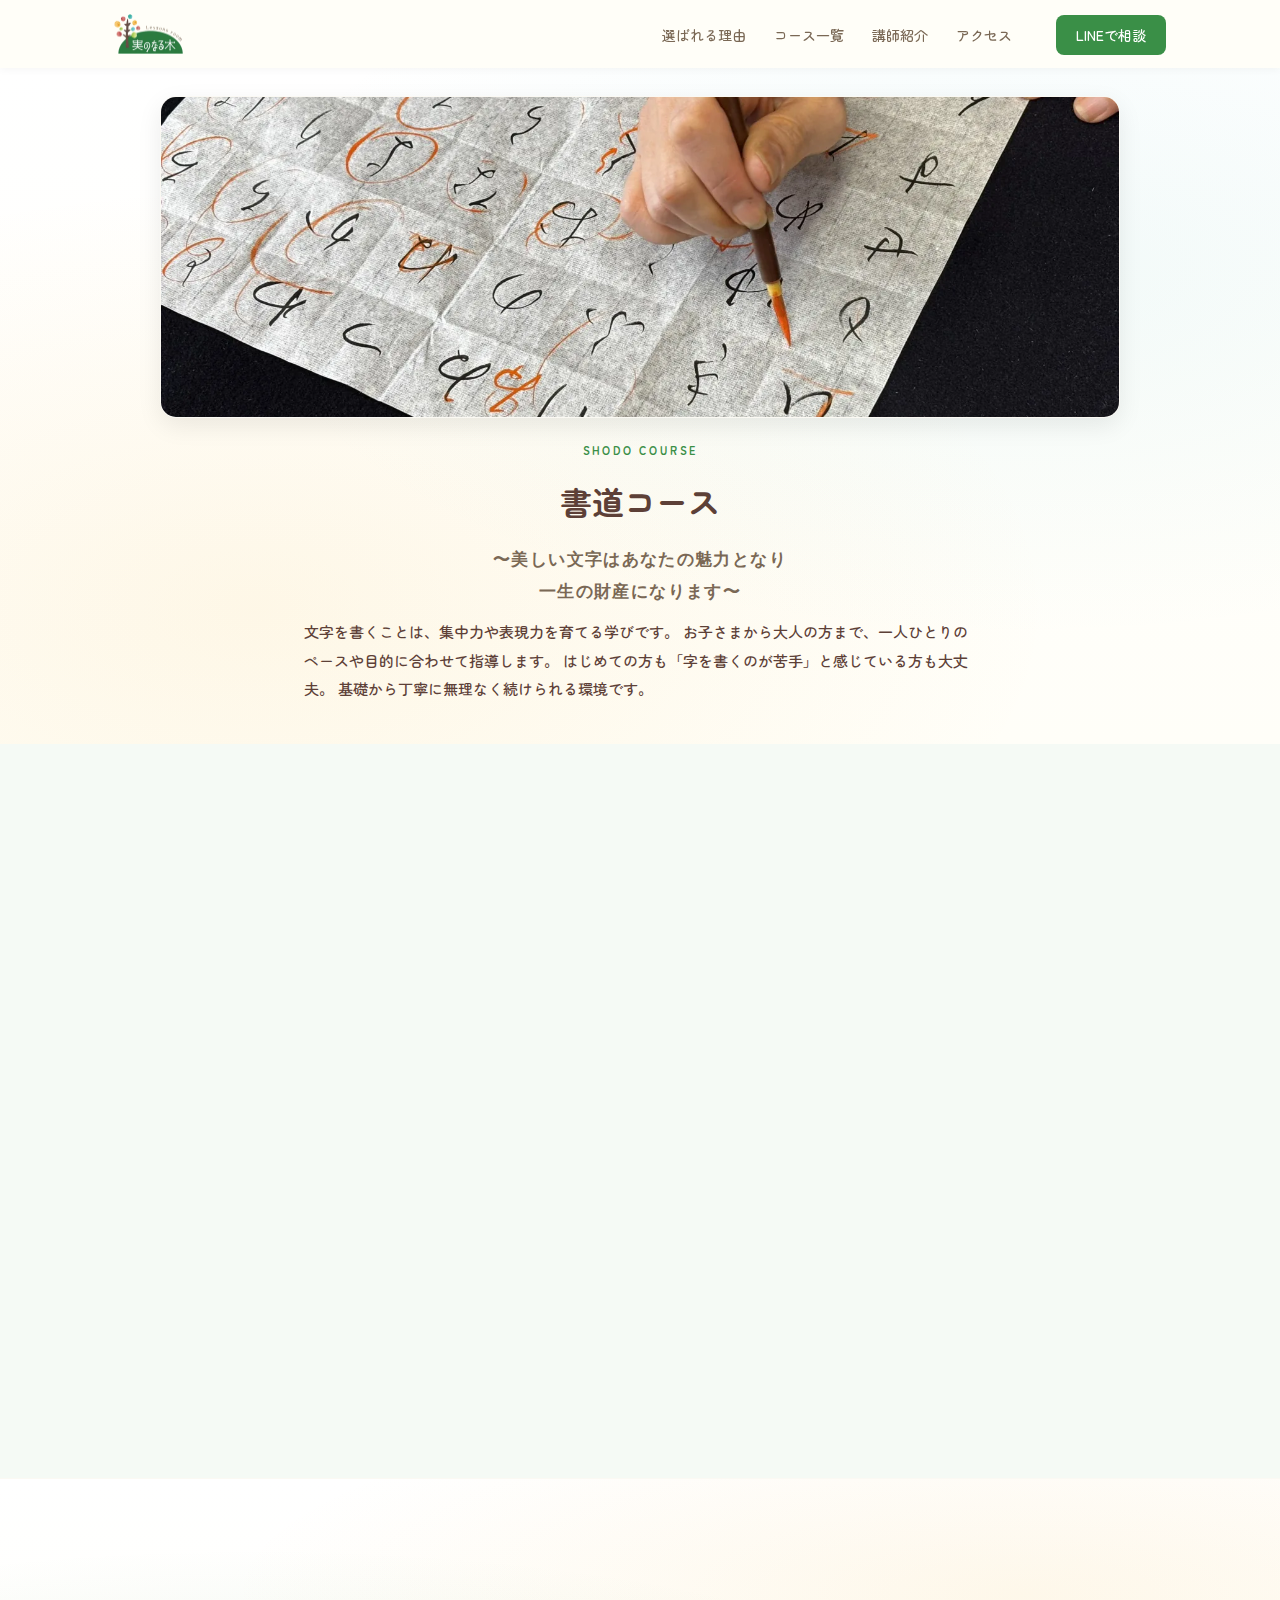
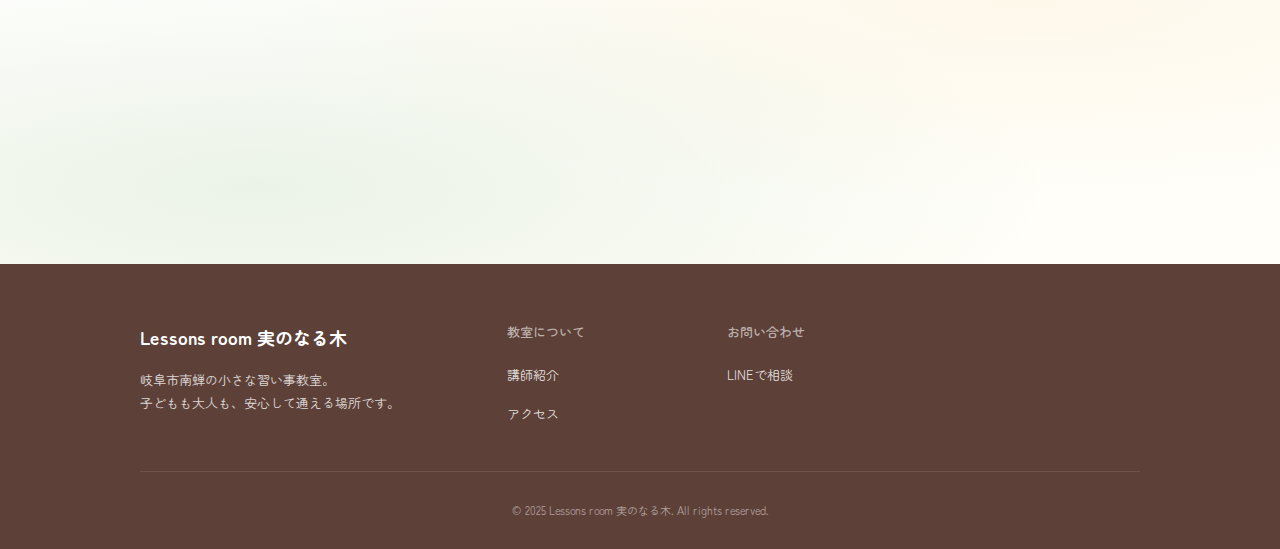
<file: shodo.html>
<!DOCTYPE html>
<html lang="ja">

<head>
  <meta charset="UTF-8" />
  <meta name="viewport" content="width=device-width, initial-scale=1.0" />
  <title>書道コース | Lessons room 実のなる木</title>

  <!-- ===== Basic SEO ===== -->
  <meta name="description"
    content="岐阜市の習い事教室「Lessons room 実のなる木」書道コース。お子さまから大人まで、目的やペースに合わせて丁寧に指導します。硬筆・毛筆の基礎から、美しい文字を身につける実用書道まで対応。">
  <meta name="robots" content="index,follow">
  <link rel="canonical" href="https://minonaruki.com/shodo.html">

  <!-- ===== OGP (SNS表示) ===== -->
  <meta property="og:site_name" content="Lessons room 実のなる木">
  <meta property="og:locale" content="ja_JP">
  <meta property="og:type" content="article">
  <meta property="og:title" content="書道コース | Lessons room 実のなる木">
  <meta property="og:description" content="子どもから大人まで。硬筆・毛筆の基礎から、日常で役立つ美しい文字を丁寧に指導します。">
  <meta property="og:url" content="https://minonaruki.com/shodo.html">
  <meta property="og:image" content="https://minonaruki.com/images/ogp/ogp-home.jpg">

  <!-- ===== Twitter ===== -->
  <meta name="twitter:card" content="summary_large_image">

  <!-- ===== UI / Icon ===== -->
  <meta name="theme-color" content="#2f6b4f">

  <!-- 追加する2行 -->
  <link rel="preconnect" href="https://fonts.googleapis.com">
  <link rel="preconnect" href="https://fonts.gstatic.com" crossorigin>
  <link href="https://fonts.googleapis.com/css2?family=Zen+Maru+Gothic:wght@400;500;700&display=swap" rel="stylesheet">

  <!-- 既存の世界観（style.css）はそのまま利用：変更しない -->
  <link rel="stylesheet" href="style.css">
  <!-- コースページ専用CSS（共通） -->
  <link rel="stylesheet" href="course.css">
</head>

<body class="course-page shodo-page">

  <nav>
    <div class="nav-container">
      <a href="index.html#top" class="nav-logo" aria-label="トップへ戻る">
        <img src="logo_header.webp" alt="Lessons room 実のなる木">
      </a>

      <input type="checkbox" id="nav-toggle" class="nav-toggle" aria-label="メニューを開閉">
      <label for="nav-toggle" class="nav-burger" aria-hidden="true">
        <span></span>
        <span></span>
        <span></span>
      </label>

      <ul class="nav-menu">
        <li><a href="index.html#features">選ばれる理由</a></li>
        <li><a href="index.html#courses">コース一覧</a></li>
        <li><a href="index.html#teachers">講師紹介</a></li>
        <li><a href="index.html#access">アクセス</a></li>
        <li>
          <a class="nav-cta" href="https://lin.ee/QaF0yZy" target="_blank" rel="noopener noreferrer">
            LINEで相談
          </a>
        </li>
      </ul>

      <ul class="nav-drawer">
        <li><a href="index.html#features">選ばれる理由</a></li>
        <li><a href="index.html#courses">コース一覧</a></li>
        <li><a href="index.html#teachers">講師紹介</a></li>
        <li><a href="index.html#access">アクセス</a></li>
        <li>
          <a class="nav-cta" href="https://lin.ee/QaF0yZy" target="_blank" rel="noopener noreferrer">
            LINEで相談
          </a>
        </li>
      </ul>
    </div>
  </nav>

  <script>
    (function () {
      const toggle = document.getElementById('nav-toggle');
      const drawer = document.querySelector('.nav-drawer');
      const burger = document.querySelector('.nav-burger');

      if (!toggle || !drawer || !burger) return;

      burger.addEventListener('click', function (e) {
        e.preventDefault();
        e.stopPropagation();
        toggle.checked = !toggle.checked;
      });

      drawer.addEventListener('click', function (e) {
        const link = e.target.closest('a');
        if (!link) return;
        toggle.checked = false;
      });

      document.addEventListener('click', function (e) {
        if (!toggle.checked) return;

        const clickedInsideDrawer = drawer.contains(e.target);
        const clickedBurger = burger.contains(e.target);

        if (!clickedInsideDrawer && !clickedBurger) {
          toggle.checked = false;
        }
      });

      window.addEventListener('resize', function () {
        if (window.innerWidth > 900) {
          toggle.checked = false;
        }
      });
    })();
  </script>

  <main class="course-main">

    <!-- ヒーロー -->
    <header class="course-hero" id="top">
      <div class="course-container course-hero-inner reveal">

        <div class="course-hero-text">
          <p class="section-label">Shodo Course</p>

          <h1 class="course-hero-title">書道コース</h1>

          <!-- 書道だけの“先生の言葉”（A案） -->
          <p class="shodo-quote shodo-quote-strong">〜美しい文字はあなたの魅力となり<br>一生の財産になります〜</p>

          <div class="course-hero-prose">
            <p>
              文字を書くことは、集中力や表現力を育てる学びです。
              お子さまから大人の方まで、一人ひとりのペースや目的に合わせて指導します。
              はじめての方も「字を書くのが苦手」と感じている方も大丈夫。
              基礎から丁寧に無理なく続けられる環境です。
            </p>
          </div>
        </div>

        <div class="course-hero-media" aria-label="書道コースのイメージ">
          <figure class="hero-figure">
            <img src="shodo_course1.webp" alt="書道コースのイメージ" class="hero-image">
          </figure>
        </div>

      </div>
    </header>

    <!-- 料金・時間 -->
    <section class="course-section course-section-alt" id="price">
      <div class="course-container reveal">
        <div class="course-section-header">
          <p class="section-label">Overview</p>
          <h2 class="section-title">料金・時間</h2>
        </div>

        <!-- PC：表（子ども／大人） -->
        <div class="course-table-wrap course-only-desktop" role="region" aria-label="料金・時間の表" tabindex="0">
          <table class="course-table">
            <thead>
              <tr>
                <th class="course-table-corner">項目</th>
                <th class="course-table-col">子ども（幼・小・中）</th>
                <th class="course-table-col">大人</th>
              </tr>
            </thead>

            <tbody>
              <tr>
                <th class="course-table-rowhead">レッスン料金</th>
                <td>
                  <div class="cell-main">月謝制（回数制）</div>
                  <div class="cell-body">
                    月2回：2,000円<br>
                    月3回：2,800円<br>
                    月4回：3,600円
                  </div>
                  <div class="cell-note">※1回60分まで／※月2回以上のお稽古必須</div>
                </td>
                <td>
                  <div class="cell-main">月1回からOK（1,300円〜）</div>
                  <div class="cell-note">※内容・回数は目的に合わせて調整します</div>
                </td>
              </tr>

              <tr>
                <th class="course-table-rowhead">開講日・時間</th>
                <td>
                  <div class="cell-main">
                    月　15:30〜18:30<br>
                    金　17:00〜18:30<br>
                    土　9:00〜11:00／15:00〜17:00
                  </div>
                  <div class="cell-note">※他曜日の開講については現在検討中です</div>
                </td>
                <td>
                  <div class="cell-main">
                    水　10:00〜11:30<br>
                    火・水・金　13:30〜15:00<br>
                    土　9:00〜11:00／15:00〜17:00
                  </div>
                  <div class="cell-note">※開講日変動／※講師都合の時間帯変更あり</div>
                </td>
              </tr>

              <tr>
                <th class="course-table-rowhead">内容</th>
                <td>
                  <div class="cell-main">硬筆・毛筆をバランスよく学習</div>
                  <div class="cell-body">
                    ※希望者のみ競書雑誌購入可（級・段取得ができます）<br>
                    ※年2〜3回、展覧会に出品
                  </div>
                </td>
                <td>
                  <div class="cell-main">目的に合わせた学び</div>
                  <div class="cell-body">
                    ・のし袋などの実用書道<br>
                    ・ボールペンなどの硬筆<br>
                    ・毛筆（漢字・かな）<br>
                    ・毛筆・硬筆書写検定取得のための学習も対応
                  </div>
                </td>
              </tr>
            </tbody>
          </table>
        </div>

        <!-- スマホ：縦カード（子ども / 大人） -->
        <div class="course-overview-mobile course-only-mobile" aria-label="料金・時間（スマホ表示）">

          <article class="overview-card">
            <h3 class="overview-title">子ども（幼・小・中）</h3>
            <dl class="overview-dl">
              <div class="overview-row">
                <dt>レッスン料金</dt>
                <dd>
                  <div class="cell-main">月謝制（回数制）</div>
                  <div class="cell-body">
                    月2回：2,000円<br>
                    月3回：2,800円<br>
                    月4回：3,600円
                  </div>
                  <div class="cell-note">※1回60分まで／※月2回以上のお稽古必須</div>
                </dd>
              </div>

              <div class="overview-row">
                <dt>開講日・時間</dt>
                <dd>
                  <div class="cell-main">
                    月　15:30〜18:30<br>
                    金　17:00〜18:30<br>
                    土　9:00〜11:00／15:00〜17:00
                  </div>
                  <div class="cell-note">※他曜日の開講については現在検討中です</div>
                </dd>
              </div>

              <div class="overview-row">
                <dt>内容</dt>
                <dd>
                  <div class="cell-main">硬筆・毛筆をバランスよく学習</div>
                  <div class="cell-note">
                    ※希望者のみ競書雑誌購入可（級・段取得ができます）<br>
                    ※年2〜3回、展覧会に出品
                  </div>
                </dd>
              </div>
            </dl>
          </article>

          <article class="overview-card">
            <h3 class="overview-title">大人</h3>
            <dl class="overview-dl">
              <div class="overview-row">
                <dt>レッスン料金</dt>
                <dd>
                  <div class="cell-main">月1回からOK（1,300円〜）</div>
                  <div class="cell-note">※内容・回数は目的に合わせて調整します</div>
                </dd>
              </div>

              <div class="overview-row">
                <dt>開講日・時間</dt>
                <dd>
                  <div class="cell-main">
                    水　10:00〜11:30<br>
                    火・水・金　13:30〜15:00<br>
                    土　9:00〜11:00／15:00〜17:00
                  </div>
                  <div class="cell-note">※開講日変動／※講師都合の時間帯変更あり</div>
                </dd>
              </div>

              <div class="overview-row">
                <dt>内容</dt>
                <dd>
                  <div class="cell-body">
                    ・のし袋などの実用書道<br>
                    ・ボールペンなどの硬筆<br>
                    ・毛筆（漢字・かな）<br>
                    ・毛筆・硬筆書写検定取得のための学習も対応
                  </div>
                  <div class="cell-note">※個々の目的やレベルに合わせた指導</div>
                </dd>
              </div>
            </dl>
          </article>

        </div>
      </div>
    </section>

    <!-- 下部CTA（共通流用） -->
    <section class="course-cta">
      <div class="course-container course-cta-inner reveal">
        <div class="course-cta-text">
          <p class="section-label">TRIAL</p>
          <h2 class="course-cta-title">まずはLINEで<br>相談してみませんか？</h2>
          <p class="course-cta-lead">
            無料体験レッスンのことや<br>
            お子さま・大人の通い方など、<br>
            気になることがあれば<br>
            何でもご相談ください。
          </p>
        </div>
        <div class="course-cta-actions">
          <a class="btn-primary" href="https://lin.ee/QaF0yZy" target="_blank" rel="noopener noreferrer">
            LINEで相談
          </a>
          <a href="index.html#courses" class="btn-secondary">コース一覧に戻る</a>
        </div>
      </div>
    </section>

  </main>

  <footer>
    <div class="footer-inner">
      <div class="footer-main">

        <div class="footer-brand">
          <h3>Lessons room 実のなる木</h3>
          <p>
            岐阜市南蝉の小さな習い事教室。<br>
            子どもも大人も、安心して通える場所です。
          </p>
        </div>

        <div class="footer-links">
          <div>
            <h4>教室について</h4>
            <ul>
              <li><a href="index.html#teachers">講師紹介</a></li>
              <li><a href="index.html#access">アクセス</a></li>
            </ul>
          </div>

          <div>
            <h4>お問い合わせ</h4>
            <ul>
              <li>
                <a href="https://lin.ee/QaF0yZy" target="_blank" rel="noopener noreferrer">
                  LINEで相談
                </a>
              </li>
            </ul>
          </div>
        </div>

      </div>

      <div class="footer-bottom">
        <p class="copyright">
          © 2025 Lessons room 実のなる木. All rights reserved.
        </p>
      </div>
    </div>
  </footer>
  <script src="reveal.js" defer></script>
</body>

</html>
</file>
<file: style.css>
* {
  margin: 0;
  padding: 0;
  box-sizing: border-box;
}

body {
  font-family: 'Zen Maru Gothic', 'Hiragino Maru Gothic Pro', sans-serif;
  color: #5D4037;
  line-height: 1.9;
  background: #FFFEF8;
}

/* カラー定義（ロゴカラー追加） */
:root {
  /* 既存の緑系 */
  --green-main: #3A8F47;
  --green-dark: #2D7A3A;
  --green-pale: #EDF7EE;
  --green-soft: #F5FAF5;

  /* ロゴカラー */
  --accent-yellow: #f5b942;
  --accent-orange: #e8945a;
  --accent-red: #d4726a;
  --accent-blue: #5ac2c8;
  --accent-lime: #a4d44e;

  /* ブラウン系 */
  --brown: #7A6855;
  --brown-dark: #5D4037;
  --brown-light: #A09080;

  /* ベース色 */
  --white: #ffffff;
  --cream: #FFFEF8;
  --cream-dark: #FBF9F3;

  /* シャドウ */
  --shadow-sm: 0 2px 8px rgba(0, 0, 0, 0.04);
  --shadow-md: 0 4px 16px rgba(0, 0, 0, 0.06);
  --shadow-lg: 0 8px 24px rgba(0, 0, 0, 0.08);
  --shadow-hover: 0 8px 24px rgba(58, 143, 71, 0.12);

  /* 角丸 */
  --radius-sm: 8px;
  --radius-md: 16px;
  --radius-pill: 50px;
}

/* ========== ナビゲーション ========== */
nav {
  background: var(--white);
  box-shadow: var(--shadow-sm);
  position: fixed;
  top: 0;
  left: 0;
  right: 0;
  z-index: 1000;
}

.nav-container {
  max-width: 1100px;
  margin: 0 auto;
  display: flex;
  justify-content: space-between;
  align-items: center;
  padding: 14px 24px;
  position: relative;
}

.nav-logo {
  display: flex;
  align-items: center;
  gap: 10px;
  font-size: 18px;
  font-weight: 700;
  color: var(--green-main);
  text-decoration: none;
}

/* ヘッダーロゴ画像対応（追記） */
.nav-logo img {
  height: 40px;
  width: auto;
  display: block;
}

.nav-logo-icon {
  font-size: 28px;
}

.nav-menu {
  display: flex;
  gap: 28px;
  list-style: none;
  align-items: center;
}

.nav-menu a {
  text-decoration: none;
  color: var(--brown);
  font-size: 14px;
  font-weight: 500;
  transition: color 0.3s;
  position: relative;
}

.nav-menu a::after {
  content: '';
  position: absolute;
  bottom: -6px;
  left: 0;
  width: 0;
  height: 2px;
  background: var(--green-main);
  transition: width 0.3s;
}

.nav-menu a:hover {
  color: var(--green-main);
}

.nav-menu a:hover::after {
  width: 100%;
}

.nav-menu li:last-child {
  margin-left: 16px;
}

.nav-cta {
  background: var(--green-main);
  color: var(--white) !important;
  padding: 10px 20px;
  border-radius: var(--radius-sm);
  font-weight: 600;
  transition: background 0.3s;
}

.nav-cta:hover {
  background: var(--green-dark);
}

.nav-cta::after {
  display: none !important;
}

/* ===== ハンバーガーメニュー（900px以下で表示） ===== */
.nav-toggle {
  position: absolute;
  left: -9999px;
}

/* 三本線ボタン（≡の見た目を固定） */
.nav-burger {
  display: none;
  width: 44px;
  height: 44px;
  border-radius: 10px;
  cursor: pointer;

  align-items: center;
  justify-content: center;

  /* 縦に積む */
  flex-direction: column;
  gap: 6px;

  /* クリックを確実に通す */
  position: relative;
  z-index: 1100;
  pointer-events: auto;
}

.nav-burger span {
  display: block;
  width: 22px;
  height: 2px;
  background: var(--brown-dark);
  border-radius: 999px;
  transition: transform .25s ease, opacity .25s ease;
  pointer-events: none;
}

/* ドロワー（モバイル用メニュー） */
.nav-drawer {
  display: none;
  position: absolute;
  top: 100%;
  left: 0;
  right: 0;
  list-style: none;
  padding: 12px 16px 18px;
  margin: 0;
  background: var(--white);
  border-top: 1px solid rgba(0, 0, 0, 0.06);
  box-shadow: var(--shadow-md);
  border-radius: 0 0 var(--radius-md) var(--radius-md);
  z-index: 1090;
}

.nav-drawer li+li {
  margin-top: 8px;
}

.nav-drawer a {
  display: block;
  padding: 10px 10px;
  border-radius: 10px;
  text-decoration: none;
  color: var(--brown);
  font-size: 14px;
  font-weight: 500;
}

.nav-drawer a:hover {
  background: var(--green-pale);
  color: var(--green-dark);
}

/* 開いたとき：三本線→× */
.nav-toggle:checked+.nav-burger span:nth-child(1) {
  transform: translateY(8px) rotate(45deg);
}

.nav-toggle:checked+.nav-burger span:nth-child(2) {
  opacity: 0;
}

.nav-toggle:checked+.nav-burger span:nth-child(3) {
  transform: translateY(-8px) rotate(-45deg);
}

/* 開いたとき：ドロワー表示 */
.nav-toggle:checked~.nav-drawer {
  display: block;
}

/* ========== ヒーローセクション ========== */
.hero {
  padding-top: 80px;
  background:
    radial-gradient(ellipse at 20% 80%,
      rgba(164, 212, 78, 0.14) 0%,
      transparent 55%),
    radial-gradient(ellipse at 80% 30%,
      rgba(232, 212, 168, 0.16) 0%,
      transparent 55%),
    linear-gradient(180deg,
      #ffffff 0%,
      #f7fbf4 100%);
  min-height: 100vh;
  display: flex;
  flex-direction: column;
  justify-content: center;
  align-items: center;
  text-align: center;
  position: relative;
  overflow: hidden;
}

.hero-logo {
  width: clamp(220px, 80vw, 420px);
  margin-bottom: 20px;
}

.hero-location {
  font-size: 14px;
  color: var(--green-main);
  font-weight: 600;
  letter-spacing: 1px;
  margin-bottom: 12px;
}

.hero-tagline {
  font-size: 28px;
  color: var(--brown-dark);
  margin-bottom: 24px;
  font-weight: 700;
  line-height: 1.5;
}

.hero-description {
  font-size: 15px;
  color: var(--brown);
  margin-bottom: 36px;
  max-width: 600px;
  padding: 0 20px;
}

.hero-buttons {
  display: flex;
  gap: 16px;
  flex-wrap: wrap;
  justify-content: center;
}

.btn-primary {
  background: var(--green-main);
  color: var(--white);
  padding: 18px 36px;
  border-radius: var(--radius-sm);
  text-decoration: none;
  font-weight: 700;
  font-size: 16px;
  box-shadow: 0 4px 16px rgba(58, 143, 71, 0.25);
  transition: all 0.3s;
}

.btn-primary:hover {
  background: var(--green-dark);
  transform: translateY(-2px);
  box-shadow: 0 6px 20px rgba(58, 143, 71, 0.35);
}

.btn-secondary {
  background: transparent;
  color: var(--green-main);
  padding: 16px 36px;
  border-radius: var(--radius-sm);
  text-decoration: none;
  font-weight: 600;
  font-size: 15px;
  border: 2px solid var(--green-main);
  transition: all 0.3s;
}

.btn-secondary:hover {
  background: var(--green-pale);
}

.hero-scroll {
  position: absolute;
  bottom: 30px;
  left: 50%;
  transform: translateX(-50%);
  color: var(--brown-light);
  font-size: 12px;
  text-decoration: none;
  display: flex;
  flex-direction: column;
  align-items: center;
  gap: 6px;
  animation: bounce 2s infinite;
}

@keyframes bounce {

  0%,
  100% {
    transform: translateX(-50%) translateY(0);
  }

  50% {
    transform: translateX(-50%) translateY(6px);
  }
}

/* ========== 共通セクションスタイル ========== */
.section-label {
  font-size: 11px;
  color: var(--green-main);
  letter-spacing: 2px;
  text-transform: uppercase;
  margin-bottom: 10px;
  font-weight: 600;
}

.section-title {
  font-size: 26px;
  color: var(--brown-dark);
  margin-bottom: 28px;
  line-height: 1.5;
}

.section-title span {
  color: var(--green-main);
}

/* ========== コンセプトセクション ========== */
.concept {
  padding: 80px 20px;
  background: var(--white);
  text-align: center;
}

.concept-text {
  max-width: 640px;
  margin: 0 auto;
  font-size: 15px;
  color: var(--brown);
  line-height: 2.1;
}

/* ========== コース紹介 ========== */
.courses {
  padding: 100px 20px;
  background: linear-gradient(180deg,
      #eef6ef 0%,
      #e7f1e9 100%);
}

.courses-inner {
  max-width: 1000px;
  margin: 0 auto;
}

.courses-header {
  text-align: center;
  margin-bottom: 44px;
}

.courses-grid {
  display: grid;
  grid-template-columns: repeat(4, 1fr);
  gap: 24px;
}

.course-card {
  background: var(--white);
  border-radius: var(--radius-md);
  overflow: hidden;
  box-shadow: var(--shadow-md);
  transition: all 0.3s;
  text-decoration: none;
  display: block;
  border-bottom: 3px solid transparent;
}

.course-card:hover {
  transform: translateY(-6px);
  box-shadow: var(--shadow-hover);
}

/* コースカードのホバーエフェクト（テーマカラー） */
.course-card:nth-child(1):hover {
  border-bottom-color: var(--accent-yellow);
}

.course-card:nth-child(2):hover {
  border-bottom-color: var(--accent-orange);
}

.course-card:nth-child(3):hover {
  border-bottom-color: var(--accent-red);
}

.course-card:nth-child(4):hover {
  border-bottom-color: var(--accent-blue);
}

.course-card-img {
  width: 100%;
  height: 150px;
  object-fit: cover;
}

.course-card-content {
  padding: 22px 18px;
  text-align: center;
}

.course-card h3 {
  font-size: 18px;
  color: var(--brown-dark);
  margin-bottom: 6px;
}

.course-card p {
  font-size: 13px;
  color: var(--brown-light);
  margin-bottom: 14px;
}

.course-card-link {
  font-size: 13px;
  color: var(--green-main);
  font-weight: 600;
  display: inline-flex;
  align-items: center;
  gap: 4px;
}

.course-card-link::after {
  content: '→';
  transition: transform 0.3s;
}

.course-card:hover .course-card-link::after {
  transform: translateX(4px);
}

/* ========== 選ばれる理由（Features） ========== */
.features {
  padding: 80px 20px;
  background: linear-gradient(180deg,
      #ffffff 0%,
      #fafcf9 100%);
}

.features-inner {
  max-width: 1000px;
  margin: 0 auto;
  text-align: center;
}

.features-grid {
  display: grid;
  grid-template-columns: repeat(4, 1fr);
  gap: 24px;
  margin-top: 40px;
}

.feature-card {
  background: var(--cream);
  padding: 32px 20px;
  border-radius: var(--radius-md);
  transition: all 0.3s;
}

.feature-card:hover {
  transform: translateY(-5px);
  box-shadow: var(--shadow-md);
}

.feature-icon {
  width: 60px;
  height: 60px;
  border-radius: 50%;
  display: flex;
  align-items: center;
  justify-content: center;
  margin: 0 auto 16px;
  font-size: 1.5rem;
}

/* Font Awesome表示 */
.feature-icon i {
  font-size: 26px;
  color: var(--white);
}

/* 背景色クラス */
.bg-lime {
  background: var(--accent-lime) !important;
}

.bg-blue {
  background: var(--accent-blue) !important;
}

.bg-yellow {
  background: var(--accent-yellow) !important;
}

.bg-red {
  background: var(--accent-red) !important;
}

.feature-card h3 {
  font-size: 18px;
  color: var(--brown-dark);
  margin-bottom: 8px;
}

.feature-card p {
  font-size: 13px;
  color: var(--brown-light);
}


/* ========== 教室のようす（Gallery） ========== */
.gallery {
  padding: 80px 20px;
  background: linear-gradient(180deg,
      #fafaf6 0%,
      #f2f2ec 100%);
}

.gallery-inner {
  max-width: 1000px;
  margin: 0 auto;
  text-align: center;
}

.gallery-text {
  font-size: 14px;
  color: var(--brown);
  line-height: 2;
  margin-bottom: 40px;
  max-width: 700px;
  margin-left: auto;
  margin-right: auto;
}

.gallery-caption {
  position: absolute;
  bottom: 0;
  left: 0;
  right: 0;
  background: linear-gradient(to top, rgba(0, 0, 0, 0.7), transparent);
  color: var(--white);
  padding: 12px 16px;
  font-size: 13px;
  font-weight: 500;
}

/* ========== 講師紹介 ========== */
.teachers {
  padding: 100px 20px;
  background: linear-gradient(180deg,
      #ffffff 0%,
      #fafcf9 100%);
}

.teachers-inner {
  max-width: 1000px;
  margin: 0 auto;
}

.teachers-header {
  text-align: center;
  margin-bottom: 44px;
}

.teachers-grid {
  display: grid;
  grid-template-columns: repeat(2, 1fr);
  gap: 24px;
}

.teacher-card {
  background: var(--cream-dark);
  border-radius: var(--radius-md);
  padding: 28px;
  display: flex;
  gap: 22px;
  align-items: center;
  transition: all 0.3s;
}

.teacher-card:hover {
  box-shadow: var(--shadow-md);
  transform: translateY(-3px);
}

.teacher-photo {
  width: 100px;
  height: 100px;
  border-radius: 50%;
  object-fit: cover;
  box-shadow: var(--shadow-sm);
}

.teacher-info h3 {
  font-size: 18px;
  color: var(--brown-dark);
  margin-bottom: 6px;
}

.teacher-info .subject {
  font-size: 13px;
  color: var(--green-main);
  font-weight: 600;
  margin-bottom: 10px;
}

.teacher-info p {
  font-size: 14px;
  color: var(--brown);
  line-height: 1.7;
}

/* 紹介文は少し濃く（A案） */
.teacher-message {
  font-size: 14px;
  color: var(--brown-dark);
  line-height: 1.9;
  font-weight: 600;
}

/* プロフィール（旧: teacher-career） */
.teacher-profile {
  margin-top: 10px;
  font-size: 12px;
  color: var(--brown);
  line-height: 1.7;
  display: block;
}

.teacher-profile-label {
  display: block;
  font-weight: 600;
  color: var(--brown-dark);
  margin: 0 0 0px;
}

.teacher-profile-text {
  display: block;
}

/* subjectのFAアイコン見た目統一 */
.teacher-info .subject i {
  margin-right: 6px;
}

/* ========== アクセス・お問い合わせ ========== */
.access {
  padding: 100px 20px;
  background: linear-gradient(180deg,
      #eef6ef 0%,
      #e7f1e9 100%);
}

.access-inner {
  max-width: 1000px;
  margin: 0 auto;
}

.access-header {
  text-align: center;
  margin-bottom: 44px;
}

.access-grid {
  display: grid;
  grid-template-columns: 1.2fr 1fr;
  gap: 32px;
  align-items: stretch;
}

.access-left {
  display: flex;
  flex-direction: column;
  height: 100%;
}

.access-map {
  position: relative;
  border-radius: var(--radius-md);
  overflow: hidden;
  box-shadow: var(--shadow-md);
  flex: 1;
  min-height: 0px;
}

.access-map iframe {
  width: 100%;
  height: 100%;
  display: block;
}

/* 地図下のナビボタン（中サイズ・中央寄せ） */
.access-nav-btn {
  margin: 18px auto 0;
  display: inline-flex;
  align-items: center;
  justify-content: center;
  gap: 8px;
  background: var(--white);
  color: var(--green-main);
  padding: 12px 20px;
  border-radius: var(--radius-sm);
  text-decoration: none;
  font-weight: 700;
  font-size: 14px;
  box-shadow: var(--shadow-md);
  transition: all 0.3s;
}

.access-nav-btn:hover {
  background: var(--green-pale);
  color: var(--green-dark);
  transform: translateY(-2px);
  box-shadow: var(--shadow-lg);
}

.access-info {
  display: flex;
  flex-direction: column;
  gap: 20px;
}

.access-item {
  background: var(--white);
  border-radius: var(--radius-md);
  padding: 22px;
  box-shadow: var(--shadow-sm);
}

.access-item h3 {
  font-size: 14px;
  color: var(--green-main);
  margin-bottom: 10px;
  display: flex;
  align-items: center;
  gap: 8px;
  font-weight: 600;
}

.access-item p {
  font-size: 14px;
  color: var(--brown);
  line-height: 1.8;
}

.access-item a {
  color: var(--green-main);
  text-decoration: none;
}

.access-item a:hover {
  text-decoration: underline;
}

/* LINE導線（位置はそのまま、存在感UP） */
.line-lead {
  margin-bottom: 10px;
}

.line-note {
  margin-top: 12px;
  font-size: 13px;
  color: var(--brown-light);
}

/* お問い合わせボタン（LINEを少し強く） */
.btn-contact {
  display: inline-flex;
  align-items: center;
  gap: 8px;
  margin-top: 10px;
  background: var(--green-main);
  color: var(--white) !important;
  padding: 12px 22px;
  border-radius: var(--radius-sm);
  text-decoration: none;
  font-weight: 700;
  font-size: 14px;
  border: 2px solid var(--green-main);
  box-shadow: 0 6px 18px rgba(58, 143, 71, 0.18);
  transition: all 0.3s;
}

.btn-contact:hover {
  background: var(--green-dark);
  border-color: var(--green-dark);
  transform: translateY(-2px);
  box-shadow: 0 10px 24px rgba(58, 143, 71, 0.22);
}

.btn-contact i {
  font-size: 16px;
}

.contact-sub{
  margin-top: 12px;
  display: grid;
  gap: 6px;
}

.contact-link{
  display: inline-flex;
  align-items: center;
  gap: 8px;
  font-size: 14px;
  color: var(--brown);
  text-decoration: none;
  word-break: break-all;
}

.contact-link:hover{
  text-decoration: underline;
}

/* ========== フッター ========== */
footer {
  background: var(--brown-dark);
  color: var(--white);
  padding: 56px 20px 28px;
}

.footer-inner {
  max-width: 1000px;
  margin: 0 auto;
}

.footer-main {
  display: grid;
  grid-template-columns: 1fr 2fr;
  gap: 50px;
  margin-bottom: 36px;
}

.footer-brand h3 {
  font-size: 18px;
  margin-bottom: 14px;
  display: flex;
  align-items: center;
  gap: 8px;
}

.footer-brand p {
  font-size: 13px;
  opacity: 0.8;
  line-height: 1.8;
}

.footer-links {
  display: grid;
  grid-template-columns: repeat(3, 1fr);
  gap: 28px;
}

.footer-links h4 {
  font-size: 13px;
  margin-bottom: 14px;
  color: rgba(255, 255, 255, 0.6);
  font-weight: 500;
}

.footer-links ul {
  list-style: none;
}

.footer-links li {
  margin-bottom: 8px;
}

.footer-links a {
  color: rgba(255, 255, 255, 0.85);
  text-decoration: none;
  font-size: 13px;
  transition: color 0.3s;
}

.footer-links a:hover {
  color: var(--white);
}

.footer-bottom {
  text-align: center;
  padding-top: 28px;
  border-top: 1px solid rgba(255, 255, 255, 0.1);
}

.sns-links {
  margin-bottom: 16px;
}

.sns-links a {
  display: inline-block;
  background: rgba(255, 255, 255, 0.1);
  color: var(--white);
  padding: 8px 18px;
  border-radius: var(--radius-sm);
  text-decoration: none;
  font-size: 12px;
  margin: 0 4px;
  transition: background 0.3s;
}

.sns-links a:hover {
  background: rgba(255, 255, 255, 0.18);
}

.copyright {
  font-size: 11px;
  opacity: 0.5;
}

/* ========== ページ区切り（プレビュー用） ========== */
.page-divider {
  background: linear-gradient(135deg, var(--green-main), var(--green-dark));
  color: var(--white);
  text-align: center;
  padding: 16px;
  font-size: 13px;
  font-weight: 700;
}

/* ========== レスポンシブ ========== */
@media (max-width: 900px) {

  /* ナビ：900px以下はハンバーガーに切り替え */
  .nav-menu {
    display: none;
  }

  .nav-burger {
    display: inline-flex;
  }

  .courses-grid {
    grid-template-columns: repeat(2, 1fr);
  }

  .features-grid {
    grid-template-columns: repeat(2, 1fr);
  }

  .teachers-grid {
    grid-template-columns: 1fr;
  }

  .access-grid {
    grid-template-columns: 1fr;
  }

  .footer-main {
    grid-template-columns: 1fr;
    gap: 36px;
  }

  .footer-links {
    grid-template-columns: repeat(2, 1fr);
  }
}

@media (max-width: 600px) {
  .nav-menu {
    display: none;
  }

  .hero-tagline {
    font-size: 22px;
  }

  .hero-buttons {
    flex-direction: column;
    padding: 0 20px;
    width: 100%;
    max-width: 320px;
  }

  .btn-primary,
  .btn-secondary {
    width: 100%;
    text-align: center;
  }

  .section-title {
    font-size: 22px;
  }

  .courses-grid {
    grid-template-columns: 1fr;
  }

  .features-grid {
    grid-template-columns: 1fr;
    gap: 16px;
  }

  .features-catch {
    font-size: 18px;
    padding: 0 20px;
  }

  .teacher-card {
    flex-direction: column;
    text-align: center;
  }

  .teacher-profile {
    text-align: center;
  }

  .footer-links {
    grid-template-columns: 1fr;
  }

  .access-map {
    min-height: 320px;
  }

  .access-nav-btn {
    font-size: 14px;
    padding: 12px 18px;
  }

}

/* ========== モーダル ========== */
.modal-overlay {
  position: fixed;
  top: 0;
  left: 0;
  width: 100%;
  height: 100%;
  background: rgba(0, 0, 0, 0.5);
  display: flex;
  align-items: center;
  justify-content: center;
  z-index: 2000;
  opacity: 0;
  visibility: hidden;
  transition: opacity 0.3s, visibility 0.3s;
  padding: 20px;
}

.modal-overlay.is-open {
  opacity: 1;
  visibility: visible;
}

.modal-content {
  background: var(--white);
  border-radius: var(--radius-md);
  box-shadow: 0 16px 48px rgba(0, 0, 0, 0.2);
  max-width: 520px;
  width: 100%;
  max-height: 85vh;
  overflow-y: auto;
  position: relative;
  transform: translateY(20px);
  transition: transform 0.3s;
}

.modal-overlay.is-open .modal-content {
  transform: translateY(0);
}

.modal-close {
  position: absolute;
  top: 16px;
  right: 16px;
  width: 36px;
  height: 36px;
  border: none;
  background: var(--cream-dark);
  border-radius: 50%;
  font-size: 24px;
  line-height: 1;
  color: var(--brown);
  cursor: pointer;
  transition: background 0.3s, color 0.3s;
}

.modal-close:hover {
  background: var(--green-pale);
  color: var(--green-main);
}

.modal-body {
  padding: 40px 32px 32px;
}

.modal-title {
  font-size: 24px;
  color: var(--brown-dark);
  margin-bottom: 24px;
  text-align: center;
}

.modal-section {
  margin-bottom: 24px;
  padding-bottom: 20px;
  border-bottom: 1px solid var(--cream-dark);
}

.modal-section:last-of-type {
  border-bottom: none;
  margin-bottom: 16px;
}

.modal-section h3 {
  font-size: 15px;
  color: var(--green-main);
  margin-bottom: 12px;
  font-weight: 600;
}

.modal-section ul {
  list-style: none;
  margin: 0;
  padding: 0;
}

.modal-section li {
  font-size: 14px;
  color: var(--brown);
  padding: 4px 0 4px 20px;
  position: relative;
  line-height: 1.6;
}

.modal-section li::before {
  content: '・';
  position: absolute;
  left: 4px;
  color: var(--green-main);
}

.modal-note {
  font-size: 12px;
  color: var(--brown-light);
  margin-top: 10px;
  padding: 10px 12px;
  background: var(--cream-dark);
  border-radius: var(--radius-sm);
}

.modal-text {
  font-size: 14px;
  color: var(--brown);
  margin-top: 10px;
  line-height: 1.7;
}

.modal-cta {
  text-align: center;
  padding-top: 20px;
  border-top: 1px solid var(--cream-dark);
  margin-top: 8px;
}

.modal-cta p {
  font-size: 14px;
  color: var(--brown);
  margin-bottom: 16px;
  line-height: 1.7;
}

.modal-cta-btn {
  display: inline-block;
  width: 100%;
  max-width: 280px;
  text-align: center;
}

/* body固定（モーダル表示中） */
body.modal-open {
  overflow: hidden;
}

/* モーダル レスポンシブ */
@media (max-width: 600px) {
  .modal-body {
    padding: 36px 20px 24px;
  }

  .modal-title {
    font-size: 20px;
  }

  .modal-section h3 {
    font-size: 14px;
  }

  .modal-content {
    max-height: 90vh;
  }
}

/* ===== hero: final lightweight fade & slide ===== */

.hero .hero-logo,
.hero .hero-location,
.hero .hero-tagline,
.hero .hero-description,
.hero .hero-buttons,
.hero .hero-scroll {
  opacity: 0;
  transform: translateY(18px);
  animation: heroIn 1.2s cubic-bezier(.22, .9, .3, 1) forwards;
}

/* ヒーロー本体は一塊で */
.hero .hero-logo,
.hero .hero-location,
.hero .hero-tagline,
.hero .hero-description {
  animation-delay: .05s;
}

/* CTA（LINEで相談）は少しだけ遅らせる */
.hero .hero-buttons {
  animation-delay: .15s;
}

/* Scrollは最後・かなり軽く */
.hero .hero-scroll {
  transform: translateY(8px);
  animation-duration: .6s;
  animation-delay: .25s;
}

@keyframes heroIn {
  from {
    opacity: 0;
    transform: translateY(14px);
  }

  to {
    opacity: 1;
    transform: translateY(0);
  }
}

/* 動きが苦手な人には停止 */
@media (prefers-reduced-motion: reduce) {

  .hero .hero-logo,
  .hero .hero-location,
  .hero .hero-tagline,
  .hero .hero-description,
  .hero .hero-buttons,
  .hero .hero-scroll {
    animation: none;
    opacity: 1;
    transform: none;
  }
}

/* ===== scroll reveal ===== */
.reveal {
  opacity: 0;
  transform: translateY(12px);
  transition: opacity .6s ease, transform .6s ease;
}

.reveal.is-visible {
  opacity: 1;
  transform: translateY(0);
}

/* 動きが苦手な人には停止 */
@media (prefers-reduced-motion: reduce) {
  .reveal {
    opacity: 1;
    transform: none;
    transition: none;
  }
}

/* =========================
   Readability patch (color > weight)
   - 太さを増やしすぎず、色の濃さと少しのサイズで可読性UP
   - 同一セクション内の等価テキストは同じ扱い
   ========================= */

/* --- HERO --- */
.hero-tagline {
  font-size: 32px;
  /* 28px → 大きく */
  color: var(--brown-dark);
  /* 濃いブラウン */
  line-height: 1.3;
  letter-spacing: 0.06em;
  /* ← マジック感を消す核心 */
  /* font-weight は触らない（現状のまま） */
}

.hero-description {
  font-size: 17px;
  /* 15px → 少しだけ */
  color: var(--brown);
  /* 薄い色は使わない */
  font-weight: 400;
  /* 太くしない */
  line-height: 2.0;
}

@media (max-width: 600px) {
  .hero-tagline {
    font-size: 26px;
  }

  /* 22px → 少しだけ */
  .hero-description {
    font-size: 16px;
  }
}

/* --- COURSES（「幼児〜大人」等の視認性） --- */
.course-card p {
  font-size: 14px;
  /* 13px → 少しだけ */
  color: var(--brown);
  /* brown-light をやめる */
  font-weight: 400;
  /* 太くしない */
}

/* --- FEATURES（上の説明文：小さい＆薄い問題） ---
   HTML側で .features-catch を使っている前提（レスポンシブに存在） */
.features-catch {
  font-size: 16px;
  /* 読ませる本文として */
  color: var(--brown);
  /* 濃さで改善 */
  font-weight: 400;
  /* 太くしない */
  line-height: 2.1;
  max-width: 720px;
  margin: 0 auto 28px;
  /* 既存レイアウトに馴染ませる */
}

/* --- FEATURESカード：文字は太くせず、背景を少し沈める --- */
.feature-card {
  background: #f7f2e8;
  /* var(--cream) より1段だけ濃く（同化対策） */
}

.feature-card h3 {
  color: var(--brown-dark);
  /* 太さは増やしすぎない。必要なら600まで */
  font-weight: 600;
}

.feature-card p {
  font-size: 14px;
  /* 13px → 少しだけ */
  color: var(--brown);
  /* brown-light をやめる */
  font-weight: 400;
  line-height: 1.9;
}

/* --- ACCESS：住所とLINE案内を “等価” として完全に揃える --- */
.access-item p,
.line-lead {
  font-size: 15px;
  color: var(--brown);
  font-weight: 400;
  line-height: 2.0;
}

/* 注釈だけは薄く（役割分離） */
.line-note {
  color: var(--brown-light);
  font-weight: 400;
}

/* --- HERO 微調整：マジック感の最終除去 --- */
.hero-tagline {
  line-height: 1.4;
}

/* --- FEATURES 説明文を正しく効かせる --- */
.features .gallery-text {
  font-size: 16px;
  color: var(--brown);
  font-weight: 400;
  line-height: 2.1;
}

.gallery .gallery-text {
  font-size: 16px;
  color: var(--brown);
  font-weight: 400;
  line-height: 2.1;
}

/* =========================
   Hero Scroll（fade-in + float）
   ========================= */
.hero .hero-scroll {
  left: 50%;
  opacity: 0;
  transform: translateX(-50%) translateY(14px);
  animation:
    heroInScroll .6s cubic-bezier(.22, .9, .3, 1) forwards,
    scrollFloat .8s ease-in-out infinite;
  animation-delay: .25s, .95s;
  /* ← 0.6s + 0.25s = 0.85s くらいから浮遊開始 */
}

@keyframes heroInScroll {
  from {
    opacity: 0;
    transform: translateX(-50%) translateY(14px);
  }

  to {
    opacity: 1;
    transform: translateX(-50%) translateY(0);
  }
}

@keyframes scrollFloat {

  0%,
  100% {
    transform: translateX(-50%) translateY(0);
  }

  50% {
    transform: translateX(-50%) translateY(6px);
  }
}

/* ===== ヒーローセクション <br> を無効化 ===== */
.hero-description br {
  display: none;
}

/* 基本は消す */
.hero-description br.hero-br {
  display: inline;
}

/* これだけ表示 */

/* ===== 日本語の自動改行を“いい感じ”にする ===== */
.gallery-text {
  text-wrap: balance;
  /* 対応ブラウザでは改行位置が自然になる */
  line-break: strict;
  /* 日本語の禁則を少し厳しめに */
}

/* ===== 講師紹介：スマホは「中央に置いた左揃え」 ===== */
@media (max-width: 600px) {

  .teacher-message,
  .teacher-profile {
    text-align: left;
    max-width: 320px;
    /* ← これが効く */
    margin: 0 auto;
    /* ← 中央に箱を置く */
  }
}

/* ===== SP: セクション間余白 最終調整 ===== */
@media (max-width: 600px) {

  /* 情報量が多いセクション */
  .courses,
  .teachers,
  .access {
    padding-top: 64px;
    padding-bottom: 64px;
  }

  /* 見せる系セクション */
  .features,
  .gallery {
    padding-top: 48px;
    padding-bottom: 52px;
  }

  /* 見出し周り */
  .features .section-label,
  .gallery .section-label {
    margin-bottom: 6px;
  }

  .features .section-title,
  .gallery .section-title {
    margin-bottom: 16px;
  }

  /* 説明文（Gallery / Features 共通） */
  .features .gallery-text,
  .gallery .gallery-text {
    margin-bottom: 22px;
  }
}

/* ヒーロー説明文：視認性アップ */
.hero-description {
  color: var(--brown-dark);
  font-weight: 500;
  line-height: 1.8;
}

/* ===== Header color tune (no transparency) ===== */
nav {
  background: var(--cream);           /* #FFFEF8：真っ白をやめる */
  box-shadow: 0 2px 8px rgba(0,0,0,.04); /* 影を弱める（板感カット） */
}

/* ====== ヒーロー：スマホ最適化 ====== */
@media (max-width: 768px) {
  .hero{
    min-height: auto;          /* 100vhをやめる */
    padding-top: 120px;         /* 80→少し詰める */
    padding-bottom: 56px;      /* 下も確保（CTAが詰まらない） */
    justify-content: flex-start; /* 中央寄せをやめて上から積む */
  }


  .hero-tagline{
    font-size: 24px;           /* 28→少しだけ */
    margin-bottom: 18px;       /* 24→詰める */
    line-height: 1.45;
  }

  .hero-description{
    margin-bottom: 24px;       /* 36→詰める */
  }

  .hero-buttons{
    gap: 12px;                 /* 16→詰める */
  }

  .btn-primary{
    padding: 16px 28px;        /* 少しだけ小さく */
  }

  .btn-secondary{
    padding: 14px 28px;
  }

  .hero-scroll{
    display: none;             /* まずは消す（下の圧迫要因） */
  }
}


/* ===== HERO：SPはロゴ主役（A案） ===== */
@media (max-width: 600px){

  /* キャッチは強すぎないサイズに */
  .hero-tagline{
    font-size: 24px;    /* 26 → 24 */
    line-height: 1.35;
    margin-bottom: 14px;
    letter-spacing: 0.03em; /* 0.06が強めなら弱める */
  }

  /* CTAは“横幅はそのまま”で高さだけ少し薄く */
  .btn-primary{
    padding: 14px 24px; /* 16 28 → 14 24 */
    font-size: 15px;    /* 16 → 15 */
  }

  .btn-secondary{
    padding: 12px 24px; /* 14 28 → 12 24 */
    font-size: 14px;    /* 15 → 14 */
  }

  /* ボタン間も少し締める */
  .hero-buttons{
    gap: 10px;          /* 12 → 10 */
    max-width: 320px;   /* 既存と同じならOK */
  }
}


/* =========================
   NEWS（お知らせ）
========================= */
.news{
  padding: 90px 20px;
  background: linear-gradient(180deg, #fff6ec 0%, #f9ecd3 100%);
}

.news-inner{
  max-width: 1000px;
  margin: 0 auto;
}

.news-header{
  text-align: center;
  margin-bottom: 44px;
}

.news .section-label {
  color: #c48a55;
}

.news .section-title span {
  color: #7b5538;
}

/* CMSで複数件になっても崩れない */
.news-grid{
  display: grid;
  gap: 20px;
}

/* カード：PCは横長、SPは縦積み */
.news-card{
  background: var(--white);
  border-radius: var(--radius-md);
  box-shadow: var(--shadow-md);
  overflow: hidden;
  display: grid;
  grid-template-columns: 550px 1fr; /* 横に広げる（文章を読みやすく） */
  min-height: 220px;
}

.news-card-media img{
  width: 100%;
  height: 100%;
  object-fit: cover;
  display: block;
}

.news-card-body{
  padding: 22px 24px;
  display: grid;
  align-content: center;
  gap: 8px;
}

/* 日付を緑で強調 */
.news-date{
  font-size: 13px;
  font-weight: 700;
  color: #8a6346;
  letter-spacing: 0.06em;
}

.news-title{
  font-size: 18px;
  color: var(--brown-dark);
  line-height: 1.5;
}

.news-text{
  font-size: 14px;
  color: var(--brown);
  line-height: 1.9;
}

/* Hover（控えめ） */
.news-card:hover{
  box-shadow: var(--shadow-hover);
  transform: translateY(-3px);
  transition: transform 0.25s ease, box-shadow 0.25s ease;
}

/* News：0件なら非表示（JSが成功したら解除） */
.news--hidden{
  display: none;
}

/* レスポンシブ */
@media (max-width: 900px){
  .news-card{
    grid-template-columns: 280px 1fr;
  }
}

@media (max-width: 600px){
  .news{
    padding: 64px 20px;
  }

  .news-header{
    margin-bottom: 26px;
  }

  .news-card{
    grid-template-columns: 1fr;
  }

  .news-card-media img{
    height: 240px;
  }

  .news-card-body{
    padding: 18px 18px 20px;
  }

  .news-title{
    font-size: 17px;
  }
}

/* =========================
   Gallery：Swiper（SPはカルーセル / PCは4列）
========================= */

/* PC：4枚横並び（動きなし） */
.gallery-swiper {
  max-width: 1300px;
  margin: 0 auto;
}

@media (min-width: 601px) {
  .gallery-swiper .swiper-wrapper {
    display: grid;
    grid-template-columns: repeat(4, 1fr);
    gap: 16px;
  }

  .gallery-swiper .swiper-slide {
    width: auto !important;
  }

  .gallery-swiper .swiper-pagination {
    display: none;
  }
}

/* Swiperでも.gallery-itemの見た目を維持（共通） */
.gallery-swiper .gallery-item{
  position: relative;
  border-radius: 12px;
  overflow: hidden;
  box-shadow: var(--shadow-sm);
  transition: all 0.3s;
}

.gallery-swiper .gallery-item:hover{
  transform: translateY(-4px);
  box-shadow: var(--shadow-md);
}

/* SP：画像高さを統一 */
@media (max-width: 600px){
  .gallery-swiper .gallery-item img{
    width: 100%;
    height: 240px;
    object-fit: cover;
    display: block;
  }
}

/* =========================
   Gallery（SP最終確定）
   - ページは横スクしない
   - カルーセルは左右チラ見せ
========================= */
@media (max-width: 600px) {
  .gallery {
    overflow-x: hidden;
  }

  .gallery-swiper {
    overflow: visible;
    width: 100%;
    padding: 0 12px 26px;
  }

  .gallery-swiper .swiper-wrapper {
    padding: 0;
  }

  .gallery-swiper .swiper-pagination {
    bottom: 6px;
  }
}

/* ===== Gallery：PC幅を広げる（最終） ===== */
@media (min-width: 601px){
  .gallery .gallery-inner{
    max-width: 1200px; /* 1100〜1400で好み */
  }

  .gallery-swiper{
    max-width: 1200px; /* innerと合わせる */
    width: 100%;
  }
}

/* =========================================
   Gallery：PCはSwiperが動いてても“4列固定”にする最終上書き
   （= PCで1枚だけ表示される事故を強制的に止める）
========================================= */
@media (min-width: 601px){

  /* PCではSwiperの動きを実質無効化してグリッドで見せる */
  .gallery-swiper{
    overflow: visible;
  }

  /* Swiperが初期化済みでも wrapper を grid に強制 */
  .gallery-swiper .swiper-wrapper{
    display: grid !important;
    grid-template-columns: repeat(4, 1fr);
    gap: 16px;
    transform: none !important;   /* translate3d を殺す */
  }

  /* slideの幅指定を殺す */
  .gallery-swiper .swiper-slide{
    width: auto !important;
    flex: unset !important;
  }

  /* ドットはPCで消す */
  .gallery-swiper .swiper-pagination{
    display: none !important;
  }

  /* 画像の高さをPC用に固定（好みで調整OK） */
  .gallery-swiper .gallery-item img{
    width: 100%;
    height: 260px;
    object-fit: cover;
    display: block;
  }
}

/* =========================================
   Gallery SP：左右チラ見せを「確実に」出す最終上書き
   （overflow/padding だけでは出ないので、slide幅を絞る）
========================================= */
@media (max-width: 600px) {
  /* 横スク防止（ページは止める） */
  .gallery {
    overflow-x: hidden;
  }
  
  /* Swiperはチラ見せのため visible */
  .gallery-swiper {
    overflow: visible;
    width: 100%;
    padding: 0 12px 26px; /* 左右チラ見せ + ドット */
  }

  /* ★これが核心：スライドを100%にしない */
  .gallery-swiper .swiper-slide {
    width: 86% !important;     /* 82〜90%で好み調整 */
  }

  /* 余計なズレ防止 */
  .gallery-swiper .swiper-wrapper {
    padding: 0;
  }

  .gallery-swiper .swiper-pagination {
    bottom: 6px;
  }
}


/* =========================
   HERO (PC only): Photo + soft beige/green veil (ref-like)
   - SPは現状維持
   - 高さ：95vh
   - 文字：白 + 薄いshadow
   - CTA：コース一覧だけオレンジ
   ========================= */
@media (min-width: 901px) {

  /* ヒーロー本体（PCだけ写真ヒーロー化） */
  .hero{
    min-height: 95vh;         /* ←確定 */
    padding-top: 140px;       /* ヘッダー固定分 + 余白（詰まり回避） */
    padding-bottom: 92px;
    justify-content: center;
    text-align: center;

    background: none;         /* 元のグラデ無効化 */
    position: relative;
    overflow: hidden;
  }

  /* PCではヒーロー内ロゴは出さない */
  .hero-logo{ display: none; }

  /* 背景写真 */
  .hero::before{
    content:"";
    position:absolute;
    inset:0;
    background-image: url("hero_pc.webp"); /* ←写真ファイル名 */
    background-size: cover;
    background-position: 50% 30%;          /* ←写真位置（まずは中央） */
    transform: scale(1.02);
    z-index: 0;

    /* “暗くしない”のに読みやすくするコツ：彩度とコントラストを少し落とす */
    filter: saturate(1.05) contrast(0.92) brightness(1.02) blur(1.4px);
  }

  /* 色膜（参考画像とほぼ同じ：黄みベージュ主 + ほんのり緑） */
  .hero::after{
    content:"";
    position:absolute;
    inset:0;
    z-index: 1;

    /* 黒暗幕ではなく「色で包む」 */
    background:
    linear-gradient(180deg,
      rgba(220, 215, 195, 0.38) 0%,
      rgba(220, 215, 195, 0.42) 45%,
      rgba(220, 215, 195, 0.28) 100%);
  }

  /* 中身を前面へ */
  .hero > *{
    position: relative;
    z-index: 2;
  }

  /* 文字：白 + 薄いシャドウ */
  .hero-tagline,
  .hero-location,
  .hero-description{
    color: #fff;
    text-shadow: 
      0 2px 18px rgba(0,0,0,0.40),
      0 4px 20px rgba(0,0,0,0.30);
  }

  /* キャッチは2行同サイズ（指定どおり） */
  .hero-tagline{
    font-size: 52px;     /* 必要なら 48〜56 */
    font-weight: 700;
    line-height: 1.15;
    letter-spacing: 0.02em;
    margin-bottom: 18px;
  }

  /* サブ（場所説明） */
  .hero-location{
    color: rgba(255,255,255,0.92);
    font-size: 16px;
    font-weight: 600;
    letter-spacing: 0.06em;
    margin-bottom: 14px;
  }

  /* 説明文：今回は非表示（あなたが前に display:none にしてた方針を踏襲） */
  .hero-description{
    display: none;
  }

  /* CTA間隔 */
  .hero-buttons{
    gap: 14px;
  }

  /* LINEで相談（主CTA）：既存の緑をそのまま活かす */
  .hero .btn-primary{
    box-shadow: 0 10px 26px rgba(0,0,0,0.14);
  }

  /* コース一覧だけオレンジ（副CTA） */
  .hero .btn-secondary{
    background: var(--accent-orange);
    border-color: var(--accent-orange);
    color: #fff;
    box-shadow: 0 10px 26px rgba(0,0,0,0.12);
  }

  .hero .btn-secondary:hover{
    background: #d9834d;
    border-color: #d9834d;
    transform: translateY(-2px);
  }
}
</file>
<file: course.css>
/* =========================
   Piano course page only
   index.html / style.css は変更しない
   ========================= */

.course-page {
  padding-top: 64px; /* fixed nav 対策 */
}

.course-container {
  max-width: 1000px;
  margin: 0 auto;
  padding: 0 20px;
}

/* =========================
   Hero
   ========================= */
.course-hero {
  background:
    radial-gradient(ellipse at 20% 80%, rgba(245,185,66,.10) 0%, transparent 55%),
    radial-gradient(ellipse at 80% 30%, rgba(90,194,200,.08) 0%, transparent 55%),
    linear-gradient(180deg, var(--white) 0%, var(--cream) 100%);
  padding: 32px 0 56px;
}

.course-hero-inner {
  display: grid;
  grid-template-columns: 1fr;
  gap: 22px;
  align-items: center;
}

.course-hero-text {
  text-align: center;
}

.course-hero-prose {
  max-width: 840px;  /* 840 → 1000 */
  margin: 0 auto;
}

.course-hero-title {
  font-size: 32px;
  color: var(--brown-dark);
  margin-bottom: 12px;
}

/* 白い箱を撤去して馴染ませる */
.course-hero-prose {
  background: transparent;
  border: none;
  border-radius: 0;
  padding: 0;
  box-shadow: none;
  margin-top: 10px;
}

.course-hero-prose p {
  font-size: 15px;
  line-height: 1.9; /* 2.1 → 1.9 */
  color: var(--brown);
}

.course-hero-prose p + p {
  margin-top: 8px;  /* 12px → 8px */
}

.hero-figure {
  background: var(--white);
  border-radius: var(--radius-md);
  overflow: hidden;
  border: 1px solid var(--cream-dark);
  box-shadow: var(--shadow-lg);
}

.hero-image {
  width: 100%;
  height: 320px;
  object-fit: cover;
  display: block;
}

.course-hero-media {
  max-width: 1000px; /* 料金表と同じ軸 */
  width: 100%;       /* ★これがないと“細く”見える原因になりやすい */
  margin: 0 auto;
  order: -1;
}


/* キャプションは表示しない（HTMLに残っててもOK） */
.hero-caption { display: none; }

/* =========================
   Section
   ========================= */
.course-section {
  padding: 48px 0; /* 72px → 48px */
  background: var(--white);
}

.course-section-alt {
  background: var(--green-soft);
}

.course-section-header {
  text-align: center;
  margin-bottom: 28px;
}

/* =========================
   Display switch
   ========================= */
.course-only-mobile { display: none; }
.course-only-desktop { display: block; }

/* =========================
   PC Table
   - 線のズレが出にくいよう separate + border-spacing:0
   ========================= */
.course-table-wrap {
  border: 1px solid var(--green-main);
  border-radius: var(--radius-md);

  /* ③：横幅が狭い時に表を横スクロールできるようにする */
  overflow-x: auto;
  overflow-y: hidden;
  -webkit-overflow-scrolling: touch;

  background: var(--white);
  box-shadow: var(--shadow-lg);
}

.course-table {
  width: 100%;
  border-collapse: separate;
  border-spacing: 0;
}

/* =====================================================
   横スクロール時：列幅を内容基準で詰める
   （料金・時間 / 相場比較 共通）
===================================================== */

/* course-table 共通：横スクロール前提の最小幅を調整 */
.course-table {
  table-layout: fixed;
  min-width: 560px; /* ← 860pxから実質的に上書き */
}

/* 共通：左の「項目」列 */
.course-table th.course-table-corner {
  width: 38%;
}

/* 共通：右側の列（個人／ペア／当教室／他教室相場） */
.course-table th.course-table-col,
.course-table td {
  width: 31%;
}

/* 相場比較表は、さらに詰める */
.course-table--compare {
  min-width: 520px;
}

.course-table--compare th.course-table-corner {
  width: 40%;
}

.course-table--compare th.course-table-col,
.course-table--compare td {
  width: 30%;
}

/* =====================================================
   ④ 相場比較表：当教室列の強調（左揃え前提）
===================================================== */
/*
.course-table--compare thead th:nth-child(2),
.course-table--compare tbody td:nth-child(2) {
  background-color: rgba(58, 143, 71, 0.06);
}

.course-table--compare th,
.course-table--compare td {
  text-align: left;
}
*/

.course-table th,
.course-table td {
  padding: 18px;
  vertical-align: top;
  border-bottom: 1px solid var(--green-main);
}

/* 最終行は下線なし（外枠に任せる） */
.course-table tbody tr:last-child th,
.course-table tbody tr:last-child td {
  border-bottom: none;
}

/* thead */
.course-table thead th {
  background: var(--green-dark);
  color: var(--white);
  text-align: center;
  font-weight: 700;
  border-bottom: 1px solid var(--cream-dark);
}

/* theadの縦線（見出し間）：cream-dark で統一 */
.course-table thead th:not(:last-child) {
  border-right: 1px solid var(--cream-dark);
}

/* .course-table-corner { width: 28%; }*/
/* .course-table-col { width: 36%; }*/

/* 左の項目列（緑） */
.course-table tbody th.course-table-rowhead {
  background: var(--green-main);
  color: var(--white);
  text-align: center; /* ← center をやめる */
  font-weight: 700;
  white-space: nowrap;

  /* ★テーブルのまま上下中央 */
  vertical-align: middle;

  /* ★項目列の境目（横線）：cream-dark */
  border-bottom: 1px solid var(--cream-dark);

  /* ★項目｜子ども の縦線：cream-dark */
  border-right: 1px solid var(--cream-dark);
}


.course-table tbody tr:last-child th.course-table-rowhead {
  border-bottom: none;
}

/* 本文セル */
.course-table tbody td {
  background: var(--white);
  color: var(--brown);
  border-right: 1px solid var(--green-main); /* 子ども｜大人：緑線 */
}

.course-table tbody td:last-child {
  border-right: none;
}

.cell-main {
  font-size: 15px;
  font-weight: 600;
  color: var(--brown-dark);
  line-height: 1.9;
}

.cell-note {
  margin-top: 8px;
  font-size: 12px;
  color: var(--brown-light);
  line-height: 1.7;
}

/* セル内の「料金リスト / 内容リスト」を見出し（cell-main）と同格の見た目に */
.cell-body{
  margin-top: 8px;
  font-size: 13px;
  font-weight: 600;
  color: var(--brown-dark);
  line-height: 1.9;
}

.cell-bonus {
  margin-top: 10px;
  padding: 8px 12px;
  font-size: 13px;
  font-weight: 600;
  color: var(--green-dark);
  background: rgba(58,143,71,.06);
  border: 1px solid var(--cream-dark);
  border-radius: 8px;
  line-height: 1.6;
}

/* =========================
   Mobile Overview
   - スマホでも「項目列（緑帯）」のデザインを維持
   ========================= */
.course-overview-mobile {
  display: none;
}

.overview-card {
  border: 1px solid var(--green-main);
  border-radius: var(--radius-md);
  overflow: hidden;
  background: var(--white);
  box-shadow: var(--shadow-lg);
}

.overview-title {
  background: var(--green-dark);
  color: var(--white);
  padding: 14px 16px;
  font-size: 15px;
  font-weight: 700;
  text-align: center;
}

.overview-row {
  display: grid;
  grid-template-columns: 120px 1fr;
  border-top: 1px solid var(--green-main);
}

.overview-row:first-child { border-top: none; }

.overview-row dt {
  background: var(--green-main);
  color: var(--white);
  font-weight: 700;
  text-align: center;
  display: flex;
  align-items: center;
  justify-content: center;
  padding: 14px 10px;

  /* ★項目列の境目（横線）：cream-dark */
  border-bottom: 1px solid var(--cream-dark);
}

.overview-row:last-child dt { border-bottom: none; }

.overview-row dd {
  margin: 0;
  padding: 14px 14px;
  border-left: 1px solid var(--green-main);
}

/* （必要なら）右側の区切りをうっすら追加する場合はこちら
   → 今回は「項目列の線」が要望だったのでデフォはオフ */
/*
.overview-row:not(:last-child) dd{
  border-bottom: 1px solid var(--cream-dark);
}
*/

/* =========================
   Bottom CTA（B案：高さを揃えて一体化）
   ========================= */
.course-cta {
  padding: 56px 0; /* 72px → 56px */
  background:
    radial-gradient(ellipse at 20% 80%, rgba(58,143,71,.10) 0%, transparent 55%),
    radial-gradient(ellipse at 80% 30%, rgba(245,185,66,.10) 0%, transparent 55%),
    linear-gradient(180deg, var(--white) 0%, var(--cream) 100%);
  border-top: 1px solid var(--cream-dark);
}

.course-cta-inner {
  display: grid;
  grid-template-columns: 1fr;
  gap: 16px;
  align-items: center;
  text-align: center;
}

.course-cta-title {
  font-size: 24px;
  color: var(--brown-dark);
  margin-bottom: 12px;
  line-height: 1.5;
}

.course-cta-lead {
  font-size: 14px;
  line-height: 2;
  color: var(--brown);
}

/* 右側：ボタン群（“浮いて見える”のを防ぐため、帯の中央に置く） */
.course-cta-actions {
  display: flex;
  flex-direction: row;
  justify-content: center;
  gap: 14px;
}


/* ボタン：高さを抑えて上品に */
.course-cta-actions .btn-primary,
.course-cta-actions .btn-secondary {
  min-height: 52px;
  padding: 13px 22px;
  line-height: 1.6;
  white-space: nowrap;
  text-align: center;
}

/* =========================
   Responsive
   ========================= */

/* 900px以下（タブレット〜） */
@media (max-width: 900px) {
  .course-hero-inner { grid-template-columns: 1fr; }
  .hero-image { height: 280px; }

  .course-cta-inner {
    grid-template-columns: 1fr;
    align-items: center;
  }
}

/* 600px以下（スマホ） */
@media (max-width: 600px) {
  .course-only-desktop { display: none; }
  .course-only-mobile { display: block; }

  .course-overview-mobile {
    display: grid;
    gap: 16px;
    max-width: 760px;
    margin: 0 auto;
  }

  .course-hero { padding: 36px 0 46px; }
  .course-hero-title { font-size: 26px; }
  .hero-image { height: 240px; }

  /* ★スマホ：写真→文章の順 */
  .course-hero-media { order: -1; }
  .course-hero-text { order: 1; }

  /* CTA：スマホは縦 */
  .course-cta-actions {
    flex-direction: column;
    align-items: stretch;
    justify-content: flex-start;
    height: auto;
  }

  .course-cta-actions .btn-primary,
  .course-cta-actions .btn-secondary {
    width: 100%;
    white-space: normal; /* スマホは無理に1行にしない */
  }
}

/* 420px以下（小さめスマホ） */
@media (max-width: 420px) {
  .overview-row { grid-template-columns: 100px 1fr; }
  .overview-row dt { font-size: 12px; padding: 12px 8px; }
  .overview-row dd { padding: 12px; }

  .cell-main { font-size: 14px; }
  .cell-note { font-size: 11px; }
}
/* =========================
   Shodo only: hero quote（A案）
   ========================= */
.shodo-page .shodo-quote{
  margin: 6px 0 10px;
  font-size: 18px;
  line-height: 1.8;
  letter-spacing: .06em;
  color: var(--brown-light);

  font-family:
    "Hiragino Mincho ProN",
    "Yu Mincho",
    "Noto Serif JP",
    serif;
}

/* 書道：ヒーローコピー強調（太く＆少し濃く） */
.shodo-page .shodo-quote-strong{
  font-size: 17px;
  font-weight: 700;
  color: var(--brown);  /* brown-light → 少し濃く */
  letter-spacing: .08em;
  line-height: 1.9; /* 1.8 → 1.9 */
}

/* =========================
   Math only
   ========================= */
.math-page .math-lead{
  margin: 0;
}

.math-page .math-thoughts{
  margin: 18px 0;
  color: rgba(90,70,50,.8); /* brownよりほんの少し薄く */
  line-height: 1.55;
  font-weight: 550;
  letter-spacing: .02em;
}

/* Mathページの文章余白を少し締める（任意） */
.math-page .course-hero-prose p{
  margin: 12px 0;
}

.math-ticket-grid{
  margin-top: 12px;
  display: grid;
  grid-template-columns: 1fr;   /* ← ここが重要 */
}

.math-ticket-item{
  display: flex;
  align-items: baseline;
  gap: 24px;              /* ← ここがポイント */
  padding: 8px 0;
  border-bottom: 1px dashed rgba(0,0,0,.08);
}

.math-ticket-item span:first-child{
  font-weight: 500;      /* ← 400 → 500 */
  color: var(--brown-dark);
  letter-spacing: .02em; /* 少し詰める */
}

.math-ticket-item:last-child{
  border-bottom: none;
}

.math-ticket-item span:last-child{
  font-weight: 600;
  color: var(--green-dark); /* 既存の緑があれば */
}

@media (max-width: 420px){
  .math-ticket-grid{
    grid-template-columns: 1fr;
  }
}

/* =========================
   Guitar only
   ========================= */

/* 相場比較表：最終的にすべて左揃え（最優先） */
.course-table--compare thead th {
  text-align: left !important;
}

.course-table--compare tbody th.course-table-rowhead {
  text-align: left;
  padding-left: 18px;
}

/* =========================
   Hero prose（改行崩れ対策：PCは箇条書き風 / SPは連続文）
   ========================= */

/* 1) 強制改行を無効化（全コース共通）
   - HTML内の <br> と <span class="sp-br"></span> を“効かせない”
*/
.course-hero-prose br,
.course-hero-prose .sp-br{
  display: none !important;
}

/* 2) 文章ブロックは中央寄せ、文字は左揃え（全コース共通） */
.course-hero-prose{
  max-width: 38em;
  margin: 0 auto;
  text-align: left;
}

/* 書道コースだけ：少し広め（現状踏襲） */
.shodo-page .course-hero-prose{
  max-width: 42em;
}


/* 4) SP：連続文にする（書道・Math以外）
   - <p>をinline化して“つながった文章”に見せる
   - 箇条書きの「・」は消す
*/
@media (max-width: 600px){
  .course-page:not(.shodo-page):not(.math-page) .course-hero-prose p{
    display: inline;
    padding-left: 0;
  }

  .course-page:not(.shodo-page):not(.math-page) .course-hero-prose p::before{
    content: none;
  }

  /* 段落同士の区切りはスペース1つだけ（連続文の見た目） */
  .course-page:not(.shodo-page):not(.math-page) .course-hero-prose p + p::before{
    content: " ";
  }
}

/* =========================
   文字の視認性改善（検証用・後勝ち）
   ========================= */

/* ---------------------------------
   ① 表：左の項目名（レッスン料金／時間／回数）を強調
   --------------------------------- */
.course-table tbody th.course-table-rowhead{
  font-size: 16px;      /* 項目名を一段大きく */
  font-weight: 700;     /* もともと700だが明示しておく */
}

/* ---------------------------------
   ② ヒーロー本文を濃く・読みやすく
   --------------------------------- */
.course-hero-prose p{
  color: var(--brown-dark); /* brown → brown-dark */
  font-weight: 500;         /* 少し太くして視認性アップ */
}

/* ---------------------------------
   ③ CTA本文を②と同じ濃さ・太さに揃える
   --------------------------------- */
.course-cta-lead{
  color: var(--brown-dark); /* ヒーロー本文と同じ */
  font-weight: 500;
}

/* ---------------------------------
   ④ 表内の注釈（※〜）を濃くする
   --------------------------------- */
.cell-note{
  color: rgba(90,70,50,.82); /* brown-lightより確実に濃い */
  font-weight: 500;          /* 小さい文字なので太さで補助 */
}

/* ---------------------------------
   ⑤ Mathクラブなど、文字量が多いページの
      ヒーロー文も同じトーンに揃える
   --------------------------------- */
.math-page .course-hero-prose p{
  color: var(--brown-dark);
  font-weight: 500;
}

/* =========================
   縦余白の最適化（検証用・後勝ち）
   見た目を保ったまま“間延び”を解消
   ========================= */

/* ---------------------------------
   ① セクション全体の上下余白を少し詰める
   --------------------------------- */
.course-section{
  padding: 40px 0; /* 48px → 40px */
}

/* CTAは特に縦が伸びやすいので少しだけ強めに */
.course-cta{
  padding: 44px 0; /* 56px → 44px */
}

/* ---------------------------------
   ② ヒーロー下の余白を締める
   --------------------------------- */
.course-hero{
  padding: 32px 0 40px; /* 下だけ 56px → 40px */
}

/* ---------------------------------
   ③ セクション見出し直下の余白を詰める
   --------------------------------- */
.course-section-header{
  margin-bottom: 20px; /* 28px → 20px */
}

/* ---------------------------------
   ④ 表セルの上下パディングを少し詰める
   （横の余白は維持）
   --------------------------------- */
.course-table th,
.course-table td{
  padding-top: 14px;    /* 18px → 14px */
  padding-bottom: 14px; /* 18px → 14px */
}

/* ---------------------------------
   ⑤ 表内テキスト同士の縦間隔を微調整
   --------------------------------- */
.cell-main + .cell-main{
  margin-top: 4px; /* デフォより少し詰める */
}

.cell-note{
  margin-top: 6px; /* 8px → 6px */
}

.cell-bonus{
  margin-top: 8px; /* 10px → 8px */
}

/* ---------------------------------
   ⑥ ヒーロー本文内の段落間を少し締める
   --------------------------------- */
.course-hero-prose p + p{
  margin-top: 6px; /* 8px → 6px */
}


/* =========================
   相場比較表：スマホ最適化
========================= */
@media (max-width: 600px){

  .course-table--compare{
    min-width: 440px; /* 460→440 */
  }

  .course-table--compare th.course-table-corner{
    width: 25%;
  }
  .course-table--compare th.course-table-col,
  .course-table--compare td{
    width: 37.5%;
  }

  .course-table--compare tbody th.course-table-rowhead{
    white-space: normal;
    line-height: 1.35;
    padding-left: 12px;   /* ここが重要：Guitar only(18px)の打ち消し */
    padding-right: 12px;
    font-size: 13px;
  }

  .course-table--compare th,
  .course-table--compare td{
    padding: 10px;
  }

  .course-table--compare .cell-main{
    word-break: break-word;
  }
}

@media (max-width: 420px){
  .course-table--compare{ min-width: 430px; } /* 440→430（小型だけさらに少し） */

  .course-table--compare tbody th.course-table-rowhead{
    font-size: 12.5px;
  }
}


/* =========================
   フェードを“右端固定”にする（frame版：完成）
   ※ HTMLで .course-table-frame を追加した前提
========================= */

/* 外枠：固定（角丸・枠・影・フェードはここ） */
.course-table-frame{
  position: relative;
  border: 1px solid var(--green-main);
  border-radius: var(--radius-md);
  background: var(--white);
  box-shadow: var(--shadow-lg);
  overflow: hidden; /* 角丸内に収める（フェードも含む） */
}

/* 内側：横スクロール担当（見た目は外枠へ移動） */
.course-table-frame .course-table-wrap{
  overflow-x: auto;
  overflow-y: hidden;
  -webkit-overflow-scrolling: touch;

  /* 見た目系は frame に集約 */
  border: none;
  border-radius: 0;
  box-shadow: none;
  background: transparent;

  position: static; /* relative 不要 */
  clip-path: none;  /* 旧対応が残ってたら無効化 */
}

/* 右端シャドウ（影っぽいフェード：スクロール誘導） */
.course-table-frame::after{
  content: "";
  position: absolute;
  top: 0;
  right: 0;
  bottom: 0;        /* height:100% より安定 */
  width: 20px;
  pointer-events: none;
  border-radius: 0 var(--radius-md) var(--radius-md) 0;
  background: linear-gradient(
    to left,
    rgba(0,0,0,0.15),
    rgba(0,0,0,0)
  );
  z-index: 2;
}

/* =========================================
   Guitar 相場比較：フェード制御
   - PC(901px〜)：フェードを出さない
   - SP：右端までスクロールしたらフェードを消す
========================================= */

/* 1) PCではフェード自体を消す */
@media (min-width: 901px){
  #compare .course-table-frame::after{
    display: none !important;
    content: none !important;
  }
}

/* 2) SP：右端到達したらフェードを消す（JSが class を付与） */
@media (max-width: 900px){
  #compare .course-table-frame.is-scroll-end::after{
    opacity: 0;
  }

  /* ふわっと消えると気持ちいい（任意） */
  #compare .course-table-frame::after{
    transition: opacity .2s ease;
  }
}
</file>
